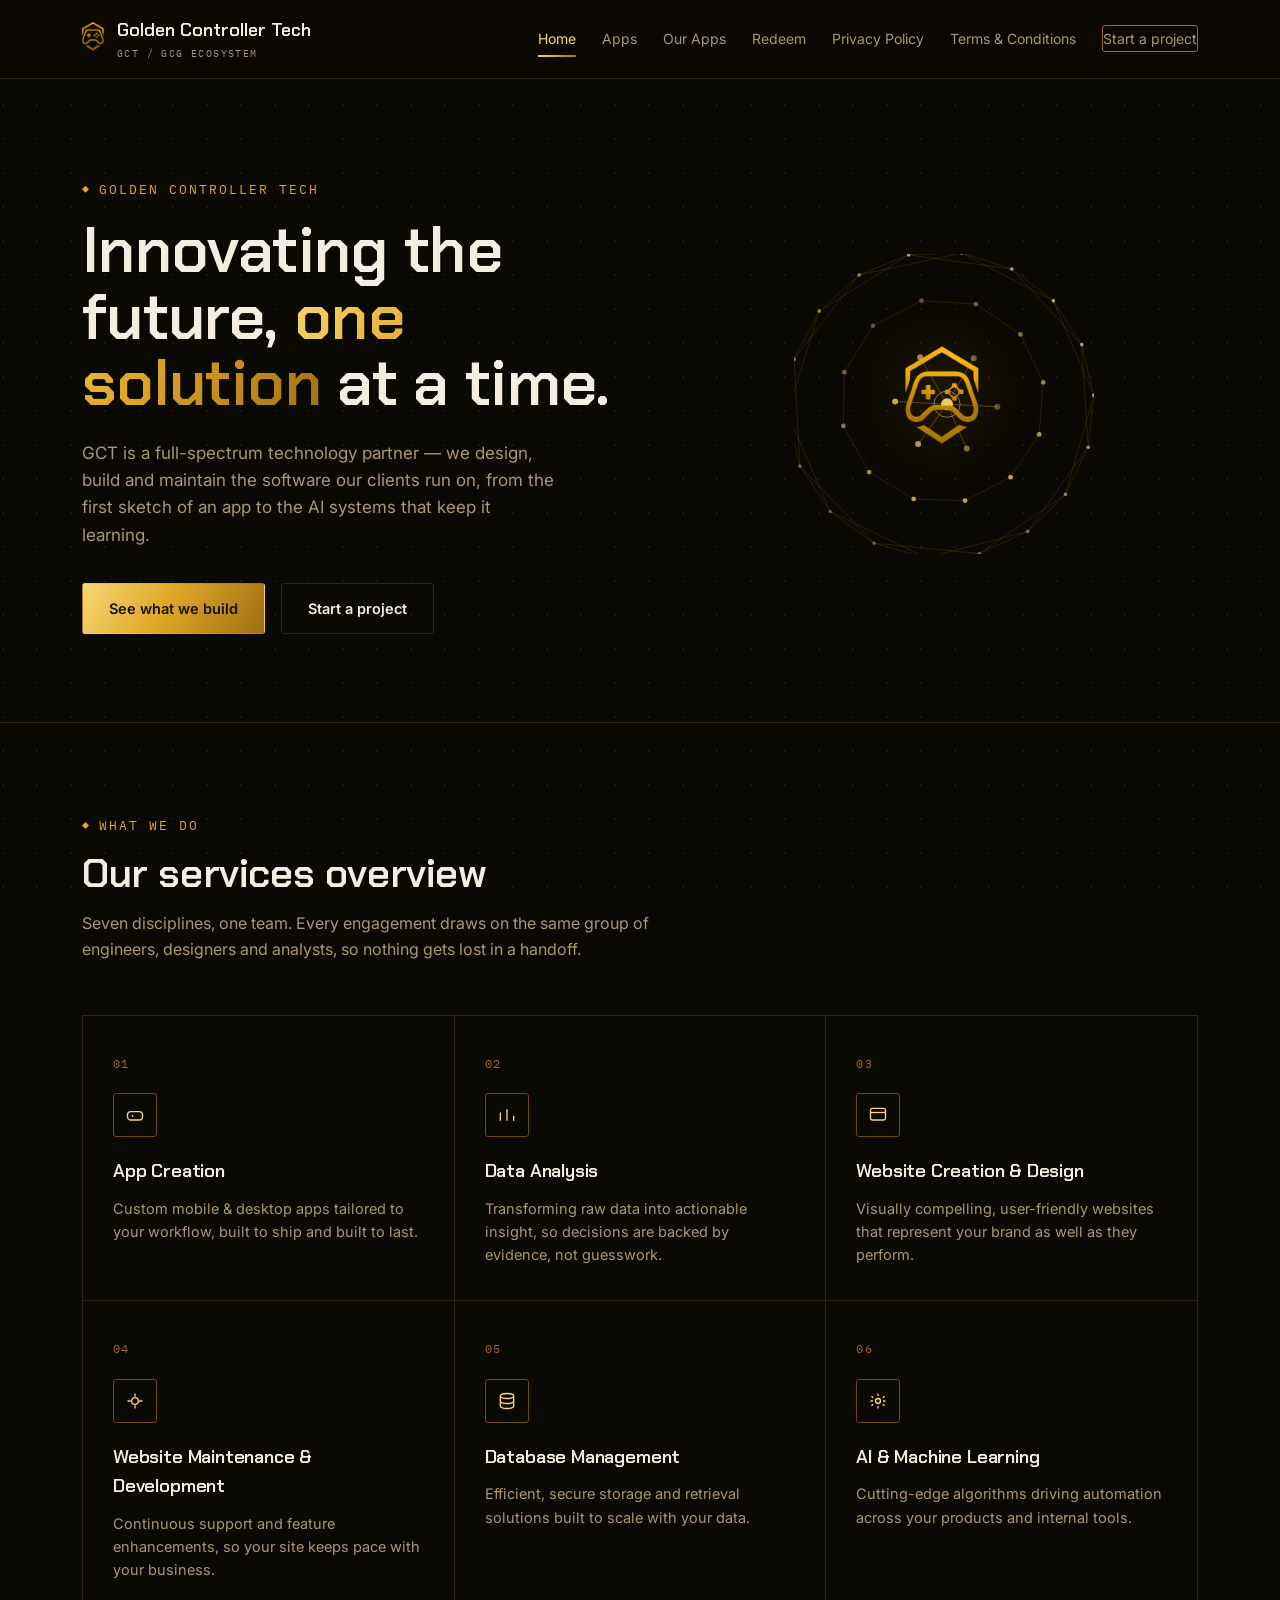
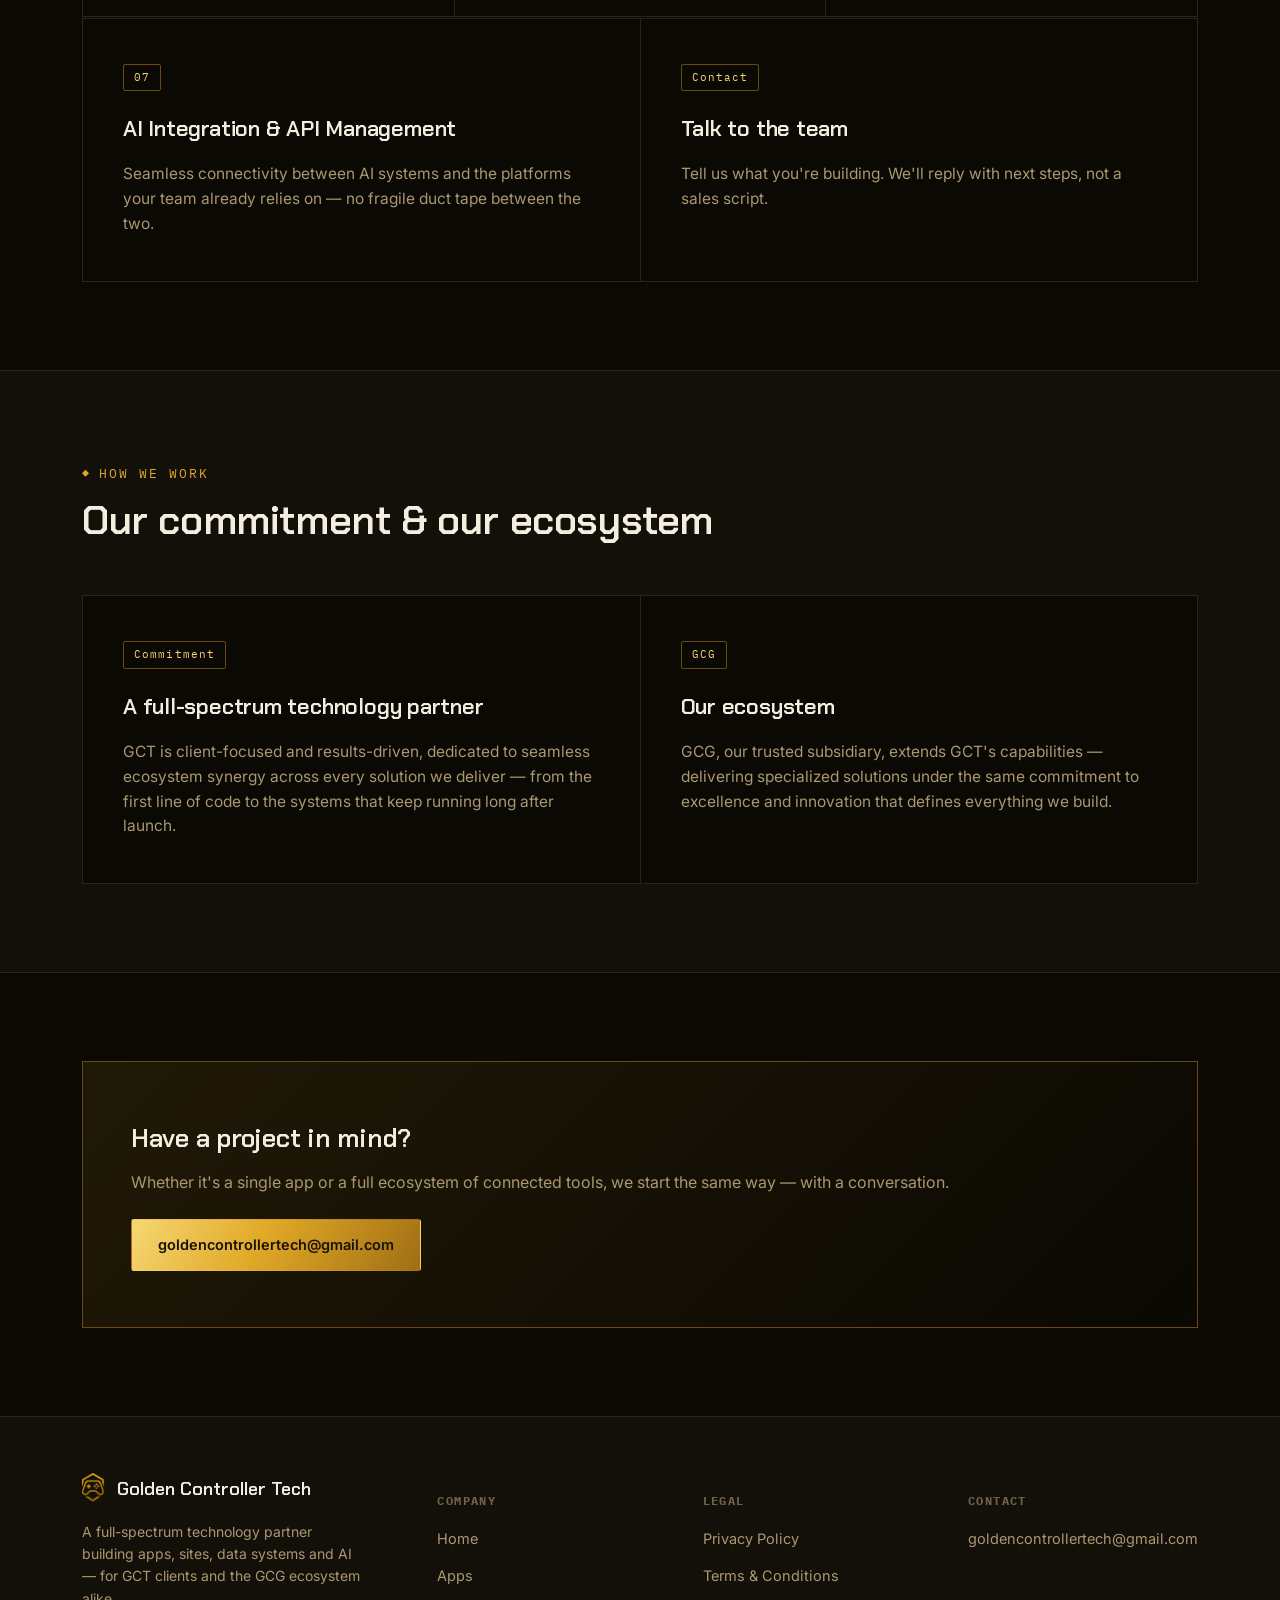
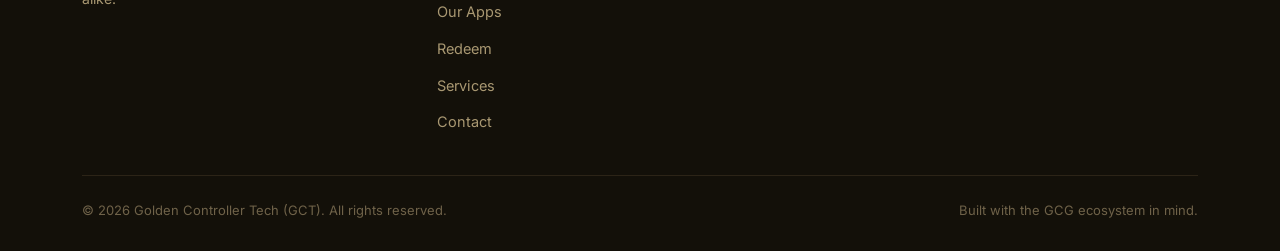
<file: index.html>
<!DOCTYPE html>
<html lang="en">
<head>
<meta charset="UTF-8">
<meta name="viewport" content="width=device-width, initial-scale=1.0">
<title>Golden Controller Tech — Innovating the Future, One Solution at a Time</title>
<meta name="description" content="Golden Controller Tech (GCT) is a full-spectrum technology partner building apps, websites, data systems and AI solutions.">
<link rel="icon" href="assets/mark.png">
<link rel="preconnect" href="https://fonts.googleapis.com">
<link href="https://fonts.googleapis.com/css2?family=Chakra+Petch:wght@500;600;700&family=Inter:wght@400;500;600;700&family=IBM+Plex+Mono:wght@400;500&display=swap" rel="stylesheet">
<link rel="stylesheet" href="style.css">
</head>
<body>

<header class="site-header">
  <nav class="nav">
    <a href="index.html" class="brand">
      <img src="assets/mark.png" alt="GCT mark">
      <span>Golden Controller Tech<span class="brand-sub">GCT / GCG ECOSYSTEM</span></span>
    </a>
    <button class="nav-toggle" aria-label="Toggle menu" aria-expanded="false">☰</button>
    <ul class="nav-links">
      <li><a href="index.html" class="active">Home</a></li>
      <li><a href="apps.html">Apps</a></li>
      <li><a href="our-apps.html">Our Apps</a></li>
          <li><a href="redeem.html">Redeem</a></li>
      <li><a href="privacy.html">Privacy Policy</a></li>
      <li><a href="terms.html">Terms &amp; Conditions</a></li>
      <li><a href="#contact" class="nav-cta">Start a project</a></li>
    </ul>
  </nav>
</header>

<main>

  <!-- HERO -->
  <section class="hero">
    <div class="container hero-grid">
      <div class="hero-copy">
        <span class="eyebrow">Golden Controller Tech</span>
        <h1>Innovating the future, <em>one solution</em> at a time.</h1>
        <p>GCT is a full-spectrum technology partner — we design, build and maintain the software our clients run on, from the first sketch of an app to the AI systems that keep it learning.</p>
        <div class="hero-actions">
          <a href="apps.html" class="btn btn-primary">See what we build</a>
          <a href="#contact" class="btn btn-ghost">Start a project</a>
        </div>
      </div>
      <div class="hero-stage" aria-hidden="true">
        <canvas id="lattice"></canvas>
        <img src="assets/mark.png" alt="" class="stage-mark">
      </div>
    </div>
  </section>

  <!-- SERVICES -->
  <section class="section" id="services">
    <div class="container">
      <div class="section-head reveal">
        <span class="eyebrow">What we do</span>
        <h2>Our services overview</h2>
        <p>Seven disciplines, one team. Every engagement draws on the same group of engineers, designers and analysts, so nothing gets lost in a handoff.</p>
      </div>

      <div class="card-grid reveal">
        <div class="card">
          <span class="card-index">01</span>
          <div class="card-icon">
            <svg width="20" height="20" viewBox="0 0 24 24" fill="none" stroke="currentColor" stroke-width="1.6"><rect x="3" y="8" width="18" height="10" rx="4"/><path d="M8 13h2M9 12v2M15 13h.01M17.5 11.5h.01"/></svg>
          </div>
          <h3>App Creation</h3>
          <p>Custom mobile &amp; desktop apps tailored to your workflow, built to ship and built to last.</p>
        </div>
        <div class="card">
          <span class="card-index">02</span>
          <div class="card-icon">
            <svg width="20" height="20" viewBox="0 0 24 24" fill="none" stroke="currentColor" stroke-width="1.6"><path d="M4 19V9M12 19V5M20 19v-6"/></svg>
          </div>
          <h3>Data Analysis</h3>
          <p>Transforming raw data into actionable insight, so decisions are backed by evidence, not guesswork.</p>
        </div>
        <div class="card">
          <span class="card-index">03</span>
          <div class="card-icon">
            <svg width="20" height="20" viewBox="0 0 24 24" fill="none" stroke="currentColor" stroke-width="1.6"><rect x="3" y="4" width="18" height="14" rx="2"/><path d="M3 9h18"/></svg>
          </div>
          <h3>Website Creation &amp; Design</h3>
          <p>Visually compelling, user-friendly websites that represent your brand as well as they perform.</p>
        </div>
        <div class="card">
          <span class="card-index">04</span>
          <div class="card-icon">
            <svg width="20" height="20" viewBox="0 0 24 24" fill="none" stroke="currentColor" stroke-width="1.6"><path d="M12 3v4M12 17v4M3 12h4M17 12h4"/><circle cx="12" cy="12" r="4"/></svg>
          </div>
          <h3>Website Maintenance &amp; Development</h3>
          <p>Continuous support and feature enhancements, so your site keeps pace with your business.</p>
        </div>
        <div class="card">
          <span class="card-index">05</span>
          <div class="card-icon">
            <svg width="20" height="20" viewBox="0 0 24 24" fill="none" stroke="currentColor" stroke-width="1.6"><ellipse cx="12" cy="6" rx="8" ry="3"/><path d="M4 6v6c0 1.7 3.6 3 8 3s8-1.3 8-3V6M4 12v6c0 1.7 3.6 3 8 3s8-1.3 8-3v-6"/></svg>
          </div>
          <h3>Database Management</h3>
          <p>Efficient, secure storage and retrieval solutions built to scale with your data.</p>
        </div>
        <div class="card">
          <span class="card-index">06</span>
          <div class="card-icon">
            <svg width="20" height="20" viewBox="0 0 24 24" fill="none" stroke="currentColor" stroke-width="1.6"><circle cx="12" cy="12" r="3"/><path d="M12 3v3M12 18v3M4.2 6.2l2 2M17.8 15.8l2 2M3 12h3M18 12h3M4.2 17.8l2-2M17.8 8.2l2-2"/></svg>
          </div>
          <h3>AI &amp; Machine Learning</h3>
          <p>Cutting-edge algorithms driving automation across your products and internal tools.</p>
        </div>
      </div>

      <div class="split reveal" style="margin-top:1px;">
        <div class="split-panel">
          <span class="tag">07</span>
          <h3>AI Integration &amp; API Management</h3>
          <p>Seamless connectivity between AI systems and the platforms your team already relies on — no fragile duct tape between the two.</p>
        </div>
        <div class="split-panel">
          <span class="tag">Contact</span>
          <h3>Talk to the team</h3>
          <p>Tell us what you're building. We'll reply with next steps, not a sales script.</p>
        </div>
      </div>
    </div>
  </section>

  <!-- ECOSYSTEM -->
  <section class="section section-alt" id="ecosystem">
    <div class="container">
      <div class="section-head reveal">
        <span class="eyebrow">How we work</span>
        <h2>Our commitment &amp; our ecosystem</h2>
      </div>
      <div class="split reveal">
        <div class="split-panel">
          <span class="tag">Commitment</span>
          <h3>A full-spectrum technology partner</h3>
          <p>GCT is client-focused and results-driven, dedicated to seamless ecosystem synergy across every solution we deliver — from the first line of code to the systems that keep running long after launch.</p>
        </div>
        <div class="split-panel">
          <span class="tag">GCG</span>
          <h3>Our ecosystem</h3>
          <p>GCG, our trusted subsidiary, extends GCT's capabilities — delivering specialized solutions under the same commitment to excellence and innovation that defines everything we build.</p>
        </div>
      </div>
    </div>
  </section>

  <!-- CTA -->
  <section class="section" id="contact">
    <div class="container">
      <div class="cta-banner reveal">
        <div>
          <h3>Have a project in mind?</h3>
          <p>Whether it's a single app or a full ecosystem of connected tools, we start the same way — with a conversation.</p>
        </div>
        <a href="mailto:goldencontrollertech@gmail.com" class="btn btn-primary">goldencontrollertech@gmail.com</a>
      </div>
    </div>
  </section>

</main>

<footer class="site-footer">
  <div class="container">
    <div class="footer-top">
      <div class="footer-brand">
        <a href="index.html" class="brand"><img src="assets/mark.png" alt="GCT mark"><span>Golden Controller Tech</span></a>
        <p>A full-spectrum technology partner building apps, sites, data systems and AI — for GCT clients and the GCG ecosystem alike.</p>
      </div>
      <div class="footer-col">
        <h5>Company</h5>
        <ul>
          <li><a href="index.html">Home</a></li>
          <li><a href="apps.html">Apps</a></li>
      <li><a href="our-apps.html">Our Apps</a></li>
          <li><a href="redeem.html">Redeem</a></li>
          <li><a href="index.html#services">Services</a></li>
          <li><a href="index.html#contact">Contact</a></li>
        </ul>
      </div>
      <div class="footer-col">
        <h5>Legal</h5>
        <ul>
          <li><a href="privacy.html">Privacy Policy</a></li>
          <li><a href="terms.html">Terms &amp; Conditions</a></li>
        </ul>
      </div>
      <div class="footer-col">
        <h5>Contact</h5>
        <ul>
          <li><a href="mailto:goldencontrollertech@gmail.com">goldencontrollertech@gmail.com</a></li>
        </ul>
      </div>
    </div>
    <div class="footer-bottom">
      <p>© 2026 Golden Controller Tech (GCT). All rights reserved.</p>
      <p>Built with the GCG ecosystem in mind.</p>
    </div>
  </div>
</footer>

<script src="script.js"></script>
</body>
</html>
</file>
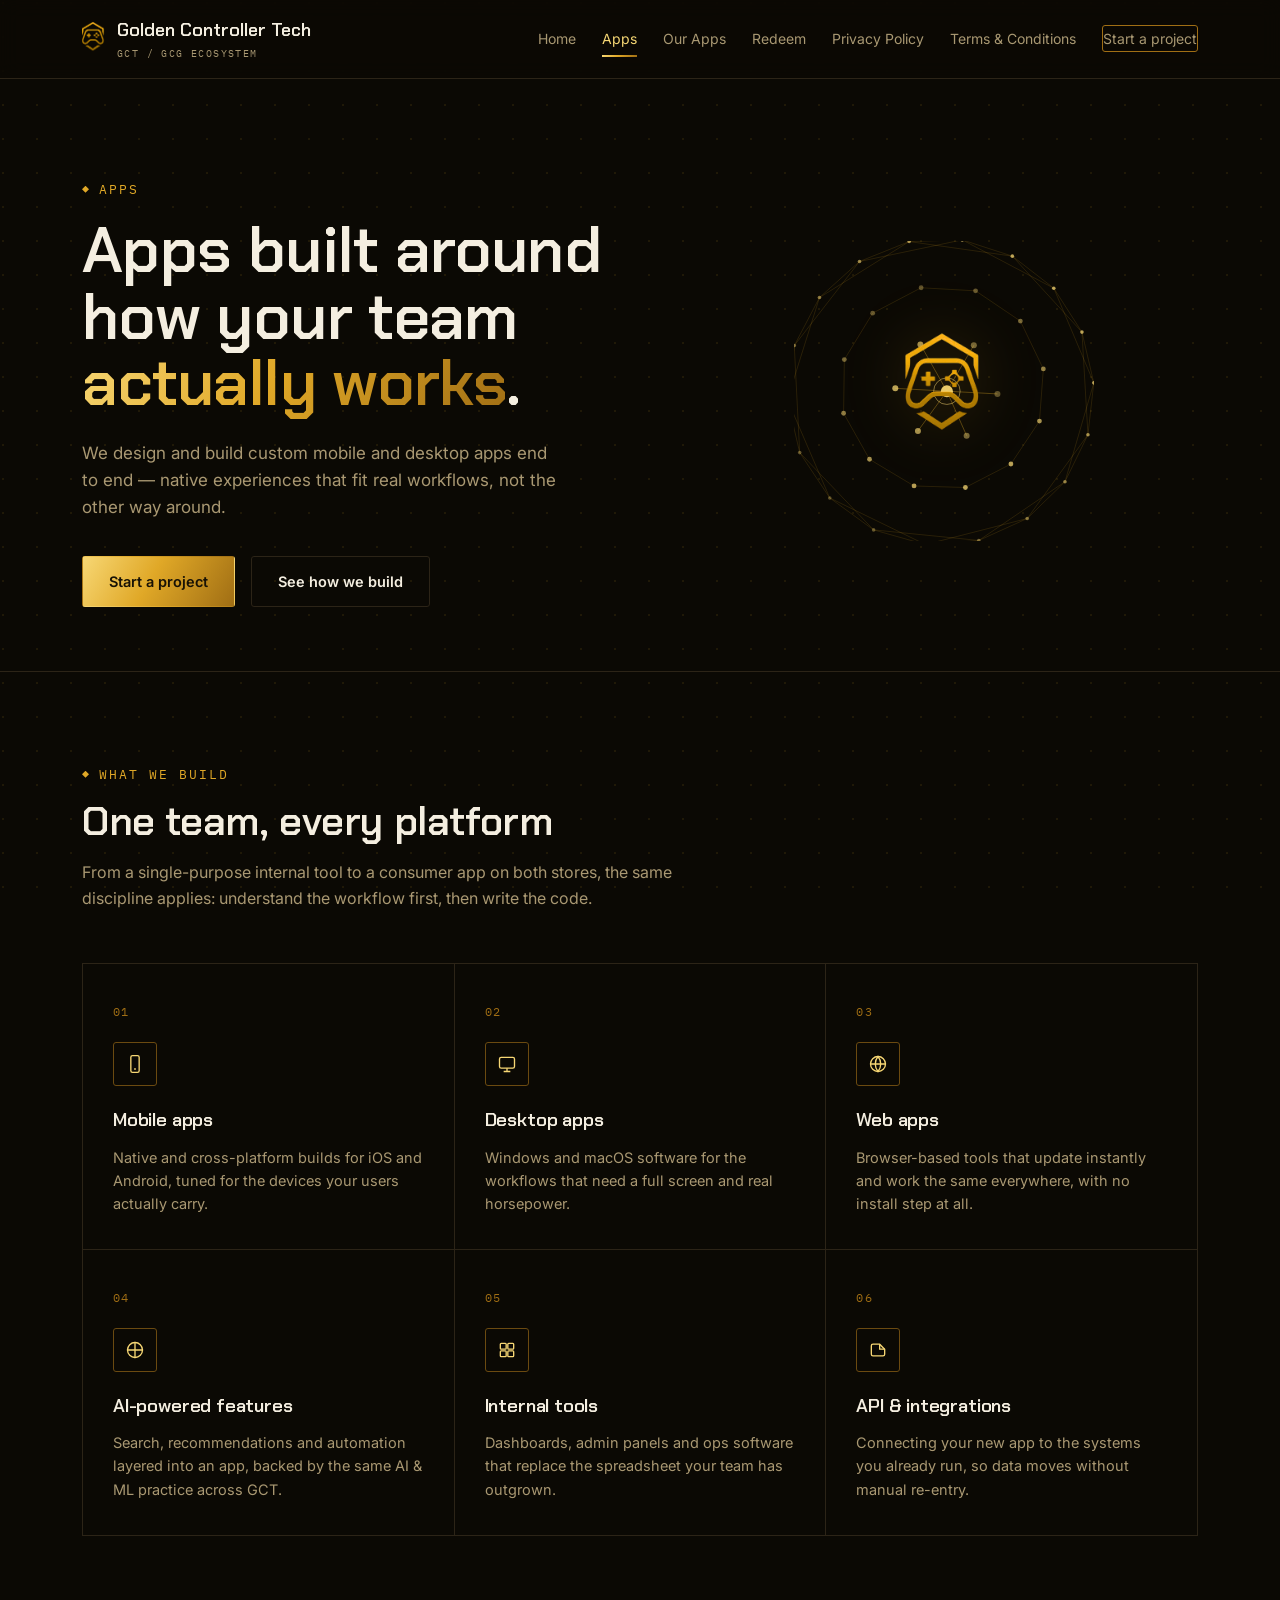
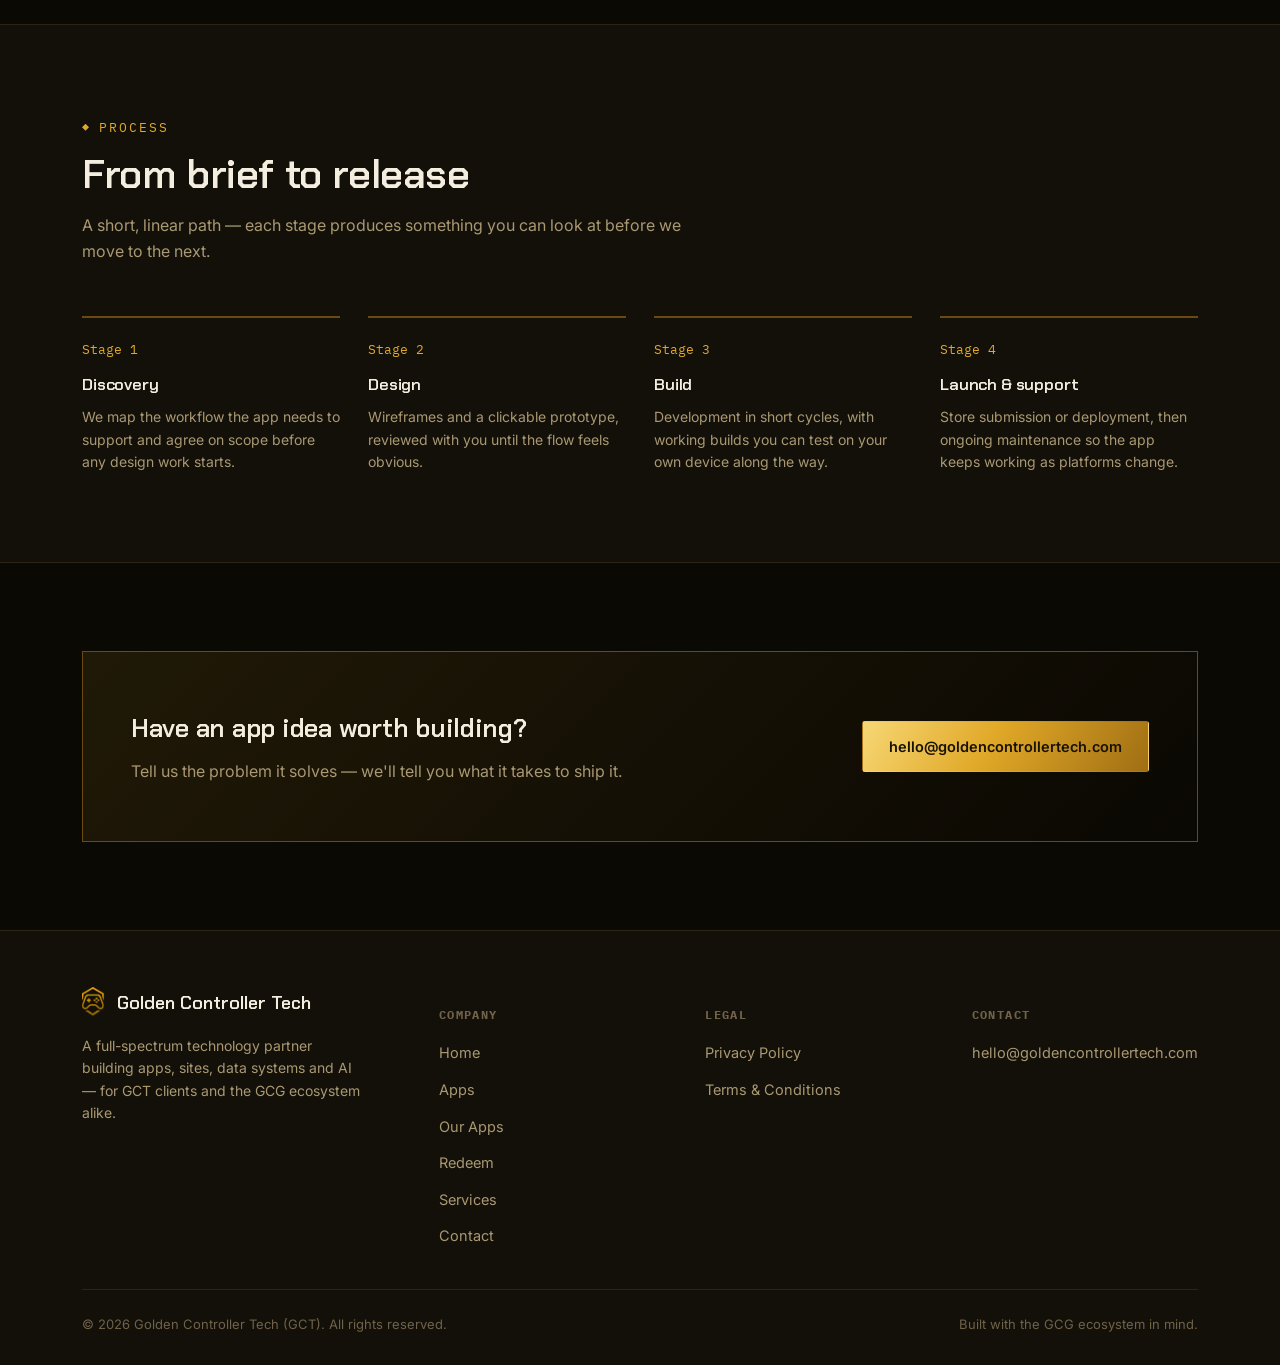
<file: apps.html>
<!DOCTYPE html>
<html lang="en">
<head>
<meta charset="UTF-8">
<meta name="viewport" content="width=device-width, initial-scale=1.0">
<title>Apps — Golden Controller Tech</title>
<meta name="description" content="Custom mobile and desktop apps from Golden Controller Tech, built around how your team actually works.">
<link rel="icon" href="assets/mark.png">
<link rel="preconnect" href="https://fonts.googleapis.com">
<link href="https://fonts.googleapis.com/css2?family=Chakra+Petch:wght@500;600;700&family=Inter:wght@400;500;600;700&family=IBM+Plex+Mono:wght@400;500&display=swap" rel="stylesheet">
<link rel="stylesheet" href="style.css">
</head>
<body>

<header class="site-header">
  <nav class="nav">
    <a href="index.html" class="brand">
      <img src="assets/mark.png" alt="GCT mark">
      <span>Golden Controller Tech<span class="brand-sub">GCT / GCG ECOSYSTEM</span></span>
    </a>
    <button class="nav-toggle" aria-label="Toggle menu" aria-expanded="false">☰</button>
    <ul class="nav-links">
      <li><a href="index.html">Home</a></li>
      <li><a href="apps.html" class="active">Apps</a></li>
      <li><a href="our-apps.html">Our Apps</a></li>
          <li><a href="redeem.html">Redeem</a></li>
      <li><a href="privacy.html">Privacy Policy</a></li>
      <li><a href="terms.html">Terms &amp; Conditions</a></li>
      <li><a href="index.html#contact" class="nav-cta">Start a project</a></li>
    </ul>
  </nav>
</header>

<main>

  <section class="hero" style="padding-bottom:64px;">
    <div class="container hero-grid">
      <div class="hero-copy">
        <span class="eyebrow">Apps</span>
        <h1>Apps built around how your team <em>actually works</em>.</h1>
        <p>We design and build custom mobile and desktop apps end to end — native experiences that fit real workflows, not the other way around.</p>
        <div class="hero-actions">
          <a href="index.html#contact" class="btn btn-primary">Start a project</a>
          <a href="#process" class="btn btn-ghost">See how we build</a>
        </div>
      </div>
      <div class="hero-stage" aria-hidden="true">
        <canvas id="lattice"></canvas>
        <img src="assets/mark.png" alt="" class="stage-mark">
      </div>
    </div>
  </section>

  <!-- WHAT WE BUILD -->
  <section class="section" id="what-we-build">
    <div class="container">
      <div class="section-head reveal">
        <span class="eyebrow">What we build</span>
        <h2>One team, every platform</h2>
        <p>From a single-purpose internal tool to a consumer app on both stores, the same discipline applies: understand the workflow first, then write the code.</p>
      </div>
      <div class="card-grid reveal">
        <div class="card">
          <span class="card-index">01</span>
          <div class="card-icon">
            <svg width="20" height="20" viewBox="0 0 24 24" fill="none" stroke="currentColor" stroke-width="1.6"><rect x="7" y="2" width="10" height="20" rx="2"/><path d="M11 18h2"/></svg>
          </div>
          <h3>Mobile apps</h3>
          <p>Native and cross-platform builds for iOS and Android, tuned for the devices your users actually carry.</p>
        </div>
        <div class="card">
          <span class="card-index">02</span>
          <div class="card-icon">
            <svg width="20" height="20" viewBox="0 0 24 24" fill="none" stroke="currentColor" stroke-width="1.6"><rect x="3" y="4" width="18" height="13" rx="2"/><path d="M8 21h8M12 17v4"/></svg>
          </div>
          <h3>Desktop apps</h3>
          <p>Windows and macOS software for the workflows that need a full screen and real horsepower.</p>
        </div>
        <div class="card">
          <span class="card-index">03</span>
          <div class="card-icon">
            <svg width="20" height="20" viewBox="0 0 24 24" fill="none" stroke="currentColor" stroke-width="1.6"><circle cx="12" cy="12" r="9"/><path d="M3 12h18M12 3a14 14 0 010 18a14 14 0 010-18z"/></svg>
          </div>
          <h3>Web apps</h3>
          <p>Browser-based tools that update instantly and work the same everywhere, with no install step at all.</p>
        </div>
        <div class="card">
          <span class="card-index">04</span>
          <div class="card-icon">
            <svg width="20" height="20" viewBox="0 0 24 24" fill="none" stroke="currentColor" stroke-width="1.6"><path d="M12 3v18M3 12h18" stroke-linecap="round"/><circle cx="12" cy="12" r="9"/></svg>
          </div>
          <h3>AI-powered features</h3>
          <p>Search, recommendations and automation layered into an app, backed by the same AI &amp; ML practice across GCT.</p>
        </div>
        <div class="card">
          <span class="card-index">05</span>
          <div class="card-icon">
            <svg width="20" height="20" viewBox="0 0 24 24" fill="none" stroke="currentColor" stroke-width="1.6"><rect x="4" y="4" width="7" height="7" rx="1"/><rect x="13" y="4" width="7" height="7" rx="1"/><rect x="4" y="13" width="7" height="7" rx="1"/><rect x="13" y="13" width="7" height="7" rx="1"/></svg>
          </div>
          <h3>Internal tools</h3>
          <p>Dashboards, admin panels and ops software that replace the spreadsheet your team has outgrown.</p>
        </div>
        <div class="card">
          <span class="card-index">06</span>
          <div class="card-icon">
            <svg width="20" height="20" viewBox="0 0 24 24" fill="none" stroke="currentColor" stroke-width="1.6"><path d="M4 17V7a2 2 0 012-2h8l6 6v6a2 2 0 01-2 2H6a2 2 0 01-2-2z"/><path d="M14 5v6h6"/></svg>
          </div>
          <h3>API &amp; integrations</h3>
          <p>Connecting your new app to the systems you already run, so data moves without manual re-entry.</p>
        </div>
      </div>
    </div>
  </section>

  <!-- PROCESS -->
  <section class="section section-alt" id="process">
    <div class="container">
      <div class="section-head reveal">
        <span class="eyebrow">Process</span>
        <h2>From brief to release</h2>
        <p>A short, linear path — each stage produces something you can look at before we move to the next.</p>
      </div>
      <div class="steps reveal">
        <div class="step">
          <span class="step-num">Stage 1</span>
          <h4>Discovery</h4>
          <p>We map the workflow the app needs to support and agree on scope before any design work starts.</p>
        </div>
        <div class="step">
          <span class="step-num">Stage 2</span>
          <h4>Design</h4>
          <p>Wireframes and a clickable prototype, reviewed with you until the flow feels obvious.</p>
        </div>
        <div class="step">
          <span class="step-num">Stage 3</span>
          <h4>Build</h4>
          <p>Development in short cycles, with working builds you can test on your own device along the way.</p>
        </div>
        <div class="step">
          <span class="step-num">Stage 4</span>
          <h4>Launch &amp; support</h4>
          <p>Store submission or deployment, then ongoing maintenance so the app keeps working as platforms change.</p>
        </div>
      </div>
    </div>
  </section>

  <!-- CTA -->
  <section class="section">
    <div class="container">
      <div class="cta-banner reveal">
        <div>
          <h3>Have an app idea worth building?</h3>
          <p>Tell us the problem it solves — we'll tell you what it takes to ship it.</p>
        </div>
        <a href="mailto:hello@goldencontrollertech.com" class="btn btn-primary">hello@goldencontrollertech.com</a>
      </div>
    </div>
  </section>

</main>

<footer class="site-footer">
  <div class="container">
    <div class="footer-top">
      <div class="footer-brand">
        <a href="index.html" class="brand"><img src="assets/mark.png" alt="GCT mark"><span>Golden Controller Tech</span></a>
        <p>A full-spectrum technology partner building apps, sites, data systems and AI — for GCT clients and the GCG ecosystem alike.</p>
      </div>
      <div class="footer-col">
        <h5>Company</h5>
        <ul>
          <li><a href="index.html">Home</a></li>
          <li><a href="apps.html">Apps</a></li>
      <li><a href="our-apps.html">Our Apps</a></li>
          <li><a href="redeem.html">Redeem</a></li>
          <li><a href="index.html#services">Services</a></li>
          <li><a href="index.html#contact">Contact</a></li>
        </ul>
      </div>
      <div class="footer-col">
        <h5>Legal</h5>
        <ul>
          <li><a href="privacy.html">Privacy Policy</a></li>
          <li><a href="terms.html">Terms &amp; Conditions</a></li>
        </ul>
      </div>
      <div class="footer-col">
        <h5>Contact</h5>
        <ul>
          <li><a href="mailto:hello@goldencontrollertech.com">hello@goldencontrollertech.com</a></li>
        </ul>
      </div>
    </div>
    <div class="footer-bottom">
      <p>© 2026 Golden Controller Tech (GCT). All rights reserved.</p>
      <p>Built with the GCG ecosystem in mind.</p>
    </div>
  </div>
</footer>

<script src="script.js"></script>
</body>
</html>
</file>
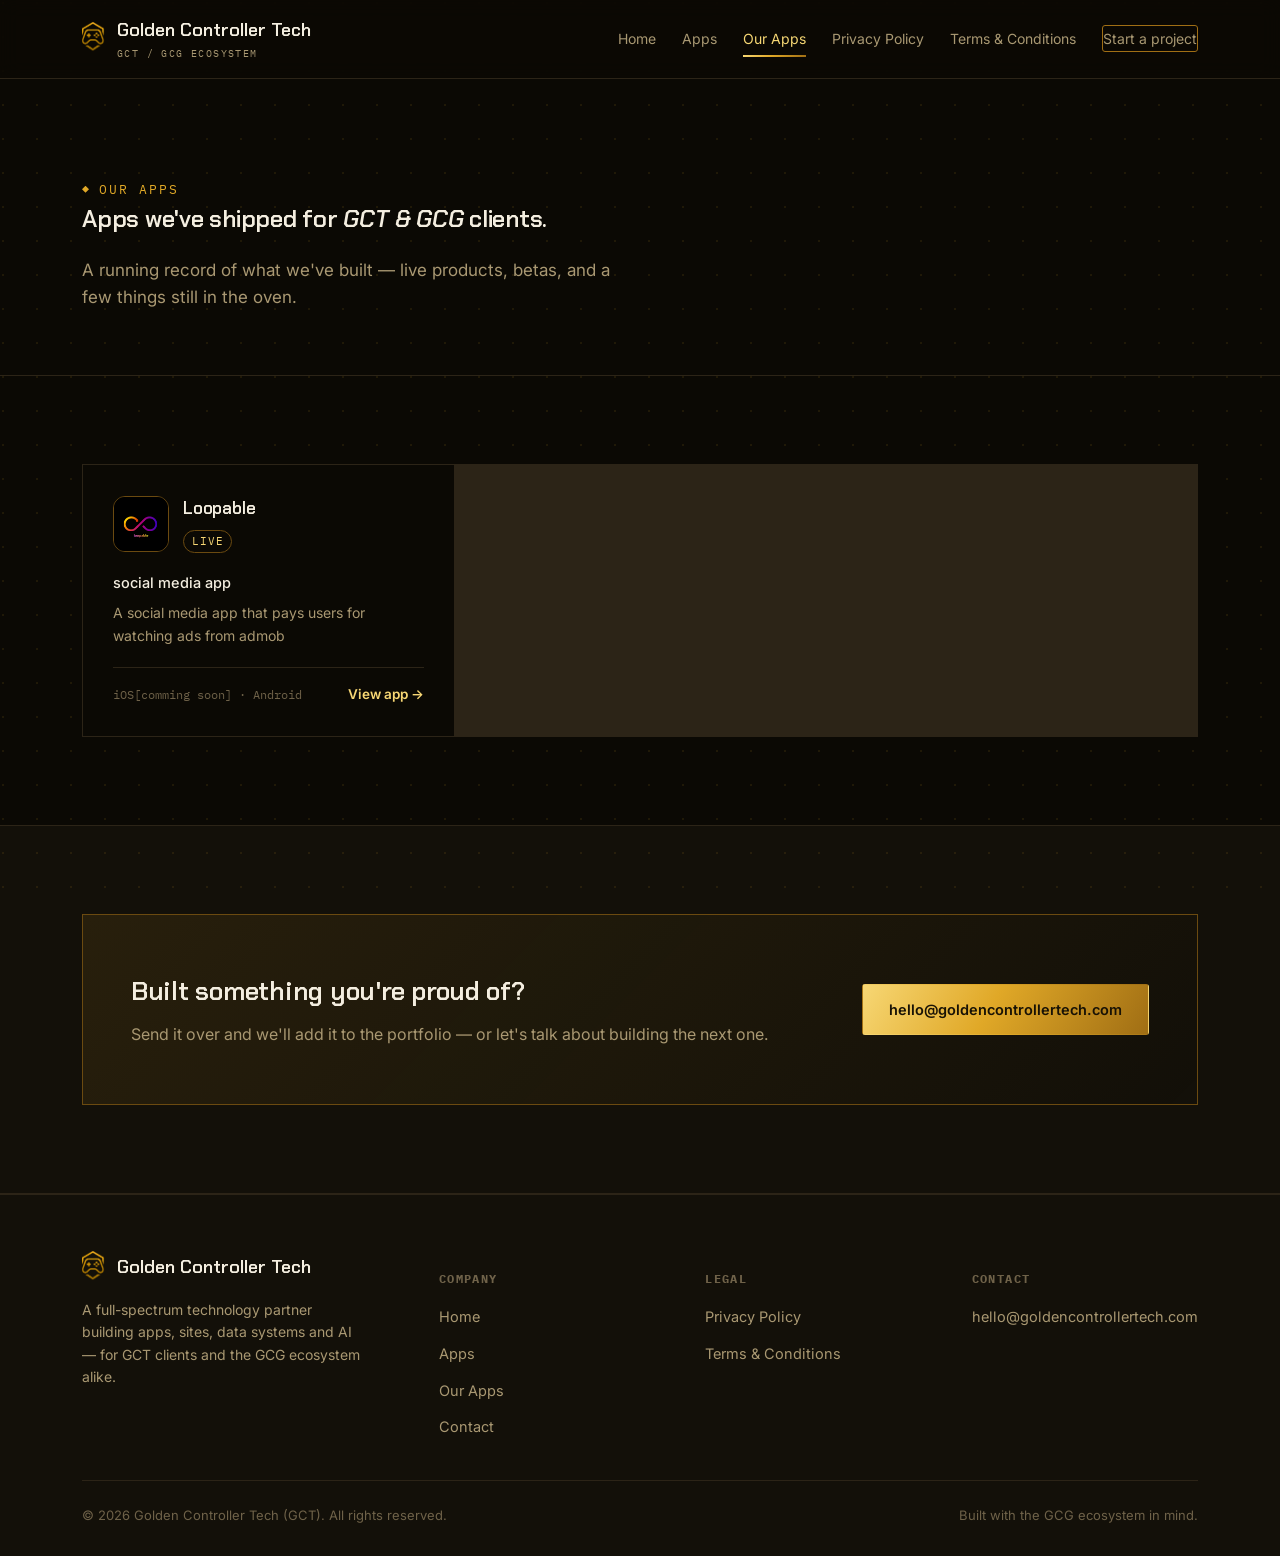
<file: our-apps.html>
<!DOCTYPE html>
<html lang="en">
<head>
<meta charset="UTF-8">
<meta name="viewport" content="width=device-width, initial-scale=1.0">
<title>Our Apps — Golden Controller Tech</title>
<meta name="description" content="Apps built by Golden Controller Tech and the GCG ecosystem.">
<link rel="icon" href="assets/mark.png">
<link rel="preconnect" href="https://fonts.googleapis.com">
<link href="https://fonts.googleapis.com/css2?family=Chakra+Petch:wght@500;600;700&family=Inter:wght@400;500;600;700&family=IBM+Plex+Mono:wght@400;500&display=swap" rel="stylesheet">
<link rel="stylesheet" href="style.css">
</head>
<body>

<header class="site-header">
  <nav class="nav">
    <a href="index.html" class="brand">
      <img src="assets/mark.png" alt="GCT mark">
      <span>Golden Controller Tech<span class="brand-sub">GCT / GCG ECOSYSTEM</span></span>
    </a>
    <button class="nav-toggle" aria-label="Toggle menu" aria-expanded="false">☰</button>
    <ul class="nav-links">
      <li><a href="index.html">Home</a></li>
      <li><a href="apps.html">Apps</a></li>
      <li><a href="our-apps.html" class="active">Our Apps</a></li>
      <li><a href="privacy.html">Privacy Policy</a></li>
      <li><a href="terms.html">Terms &amp; Conditions</a></li>
      <li><a href="index.html#contact" class="nav-cta">Start a project</a></li>
    </ul>
  </nav>
</header>

<main>

  <section class="hero" style="padding-bottom:64px;">
    <div class="container">
      <span class="eyebrow">Our Apps</span>
      <h1 style="max-width:720px;">Apps we've shipped for <em>GCT &amp; GCG</em> clients.</h1>
      <p style="color:var(--muted); font-size:17px; max-width:560px; margin-top:18px;">A running record of what we've built — live products, betas, and a few things still in the oven.</p>
    </div>
  </section>

  <section class="section" id="portfolio">
    <div class="container">
      <div class="apps-portfolio-grid" id="apps-portfolio-grid">
        <!-- Rendered from apps-data.js by script.js — edit apps-data.js to add your own apps. -->
      </div>
    </div>
  </section>

  <section class="section section-alt">
    <div class="container">
      <div class="cta-banner reveal">
        <div>
          <h3>Built something you're proud of?</h3>
          <p>Send it over and we'll add it to the portfolio — or let's talk about building the next one.</p>
        </div>
        <a href="mailto:hello@goldencontrollertech.com" class="btn btn-primary">hello@goldencontrollertech.com</a>
      </div>
    </div>
  </section>

</main>

<footer class="site-footer">
  <div class="container">
    <div class="footer-top">
      <div class="footer-brand">
        <a href="index.html" class="brand"><img src="assets/mark.png" alt="GCT mark"><span>Golden Controller Tech</span></a>
        <p>A full-spectrum technology partner building apps, sites, data systems and AI — for GCT clients and the GCG ecosystem alike.</p>
      </div>
      <div class="footer-col">
        <h5>Company</h5>
        <ul>
          <li><a href="index.html">Home</a></li>
          <li><a href="apps.html">Apps</a></li>
          <li><a href="our-apps.html">Our Apps</a></li>
          <li><a href="index.html#contact">Contact</a></li>
        </ul>
      </div>
      <div class="footer-col">
        <h5>Legal</h5>
        <ul>
          <li><a href="privacy.html">Privacy Policy</a></li>
          <li><a href="terms.html">Terms &amp; Conditions</a></li>
        </ul>
      </div>
      <div class="footer-col">
        <h5>Contact</h5>
        <ul>
          <li><a href="mailto:hello@goldencontrollertech.com">hello@goldencontrollertech.com</a></li>
        </ul>
      </div>
    </div>
    <div class="footer-bottom">
      <p>© 2026 Golden Controller Tech (GCT). All rights reserved.</p>
      <p>Built with the GCG ecosystem in mind.</p>
    </div>
  </div>
</footer>

<script src="apps-data.js"></script>
<script src="script.js"></script>
</body>
</html>
</file>
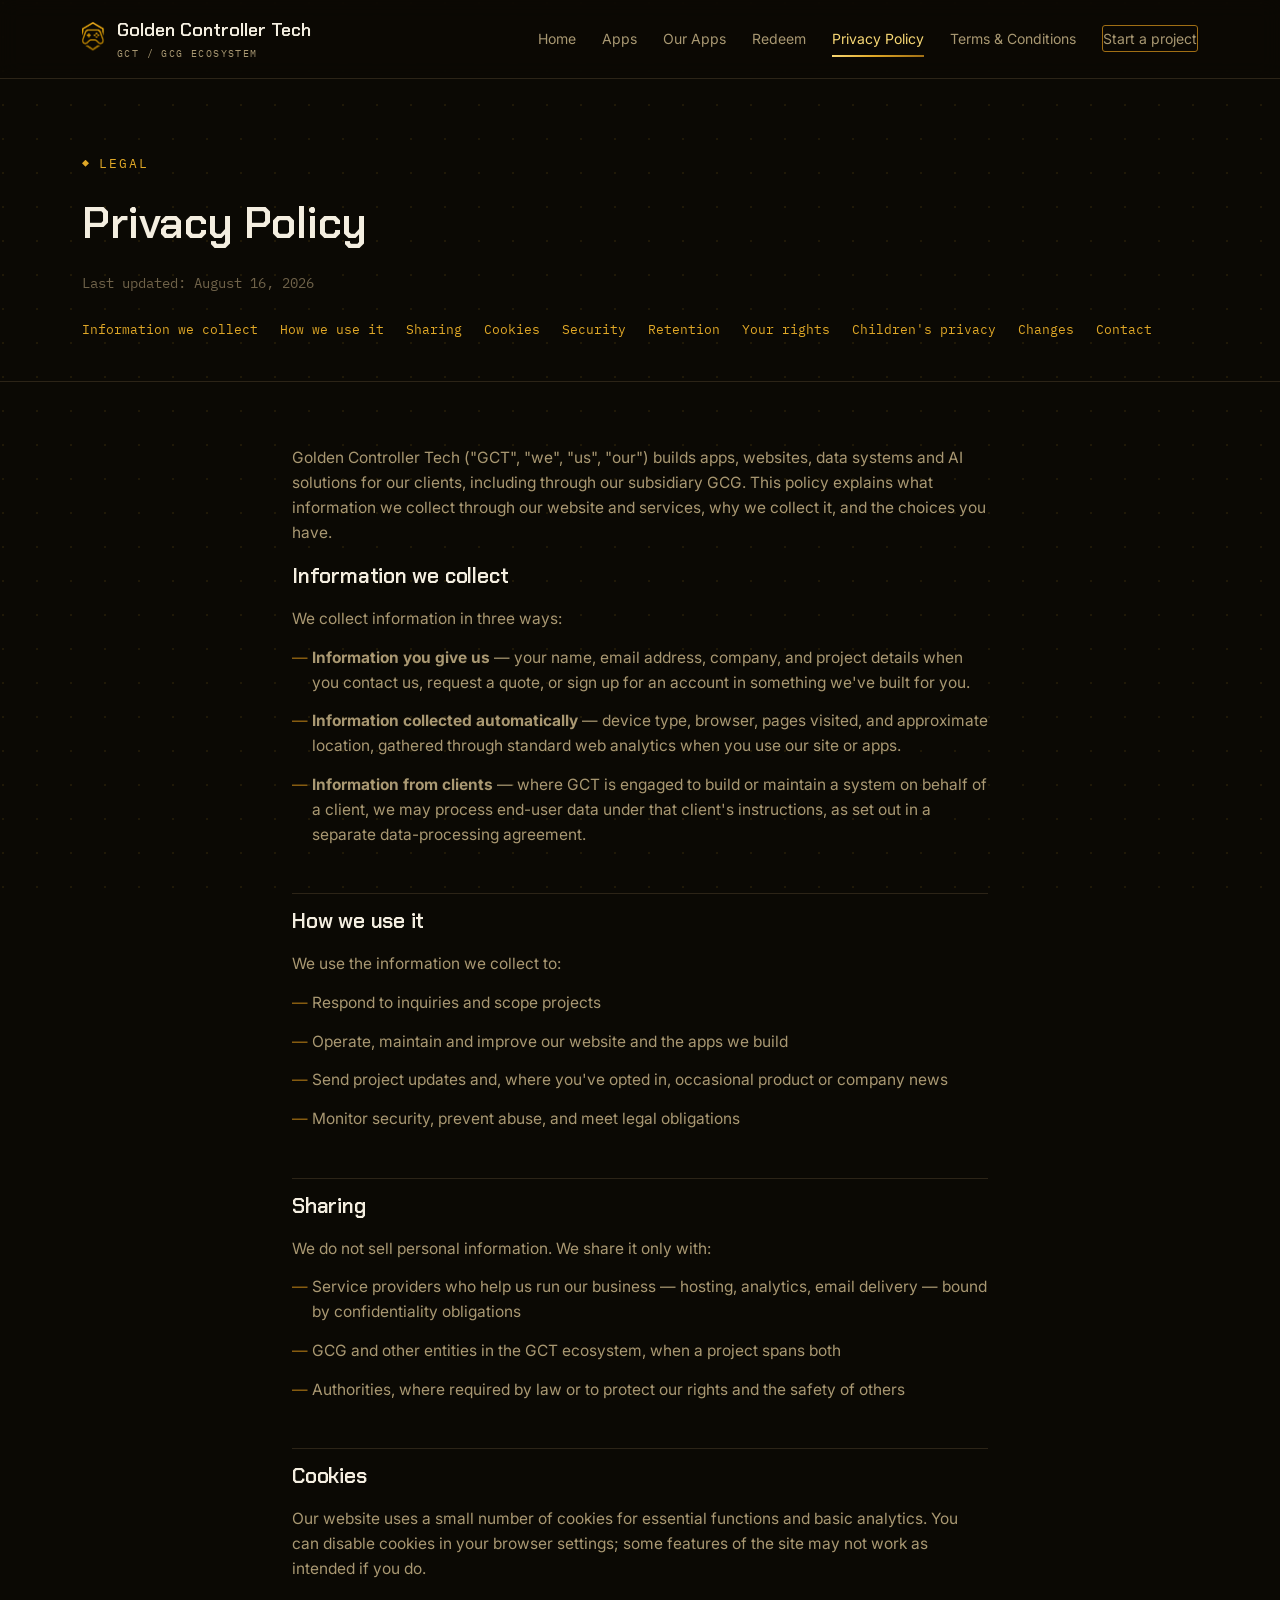
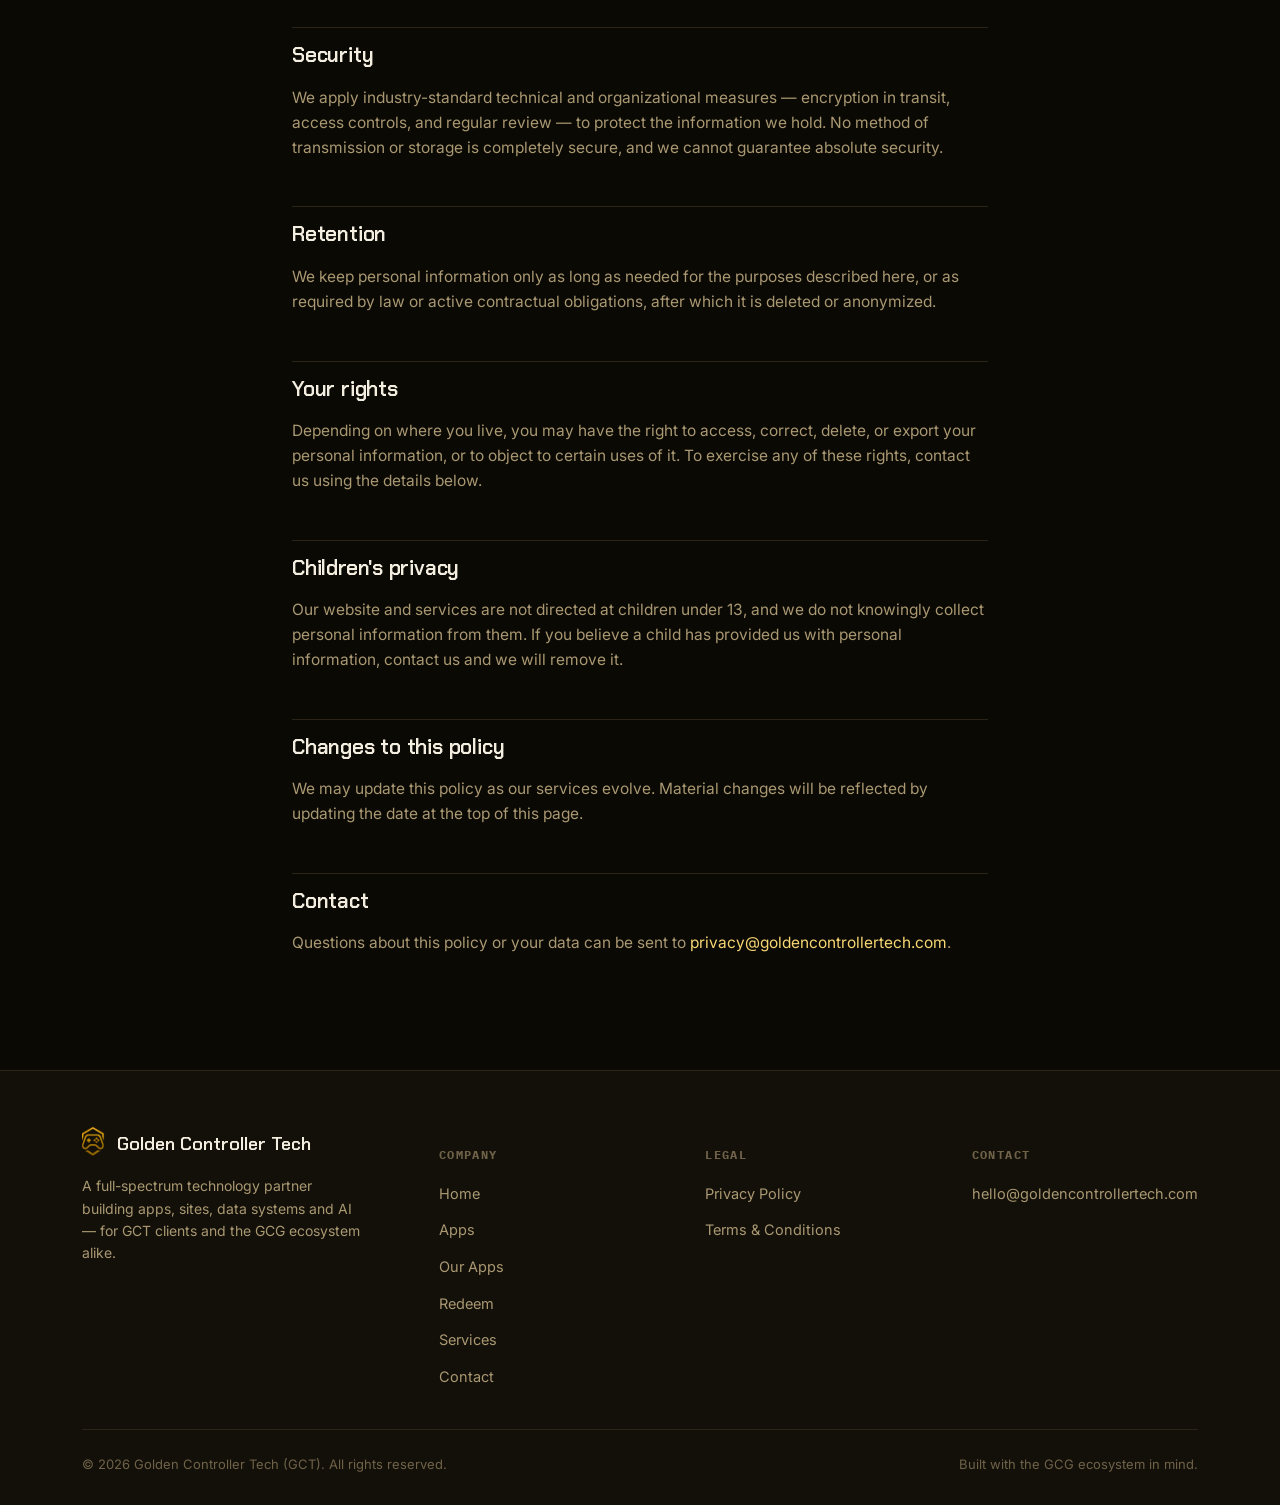
<file: privacy.html>
<!DOCTYPE html>
<html lang="en">
<head>
<meta charset="UTF-8">
<meta name="viewport" content="width=device-width, initial-scale=1.0">
<title>Privacy Policy — Golden Controller Tech</title>
<link rel="icon" href="assets/mark.png">
<link rel="preconnect" href="https://fonts.googleapis.com">
<link href="https://fonts.googleapis.com/css2?family=Chakra+Petch:wght@500;600;700&family=Inter:wght@400;500;600;700&family=IBM+Plex+Mono:wght@400;500&display=swap" rel="stylesheet">
<link rel="stylesheet" href="style.css">
</head>
<body>

<header class="site-header">
  <nav class="nav">
    <a href="index.html" class="brand">
      <img src="assets/mark.png" alt="GCT mark">
      <span>Golden Controller Tech<span class="brand-sub">GCT / GCG ECOSYSTEM</span></span>
    </a>
    <button class="nav-toggle" aria-label="Toggle menu" aria-expanded="false">☰</button>
    <ul class="nav-links">
      <li><a href="index.html">Home</a></li>
      <li><a href="apps.html">Apps</a></li>
      <li><a href="our-apps.html">Our Apps</a></li>
          <li><a href="redeem.html">Redeem</a></li>
      <li><a href="privacy.html" class="active">Privacy Policy</a></li>
      <li><a href="terms.html">Terms &amp; Conditions</a></li>
      <li><a href="index.html#contact" class="nav-cta">Start a project</a></li>
    </ul>
  </nav>
</header>

<main>
  <section class="legal-hero">
    <div class="container">
      <span class="eyebrow">Legal</span>
      <h1>Privacy Policy</h1>
      <p class="updated">Last updated: August 16, 2026</p>
      <nav class="legal-toc" aria-label="Sections">
        <a href="#info-we-collect">Information we collect</a>
        <a href="#how-we-use">How we use it</a>
        <a href="#sharing">Sharing</a>
        <a href="#cookies">Cookies</a>
        <a href="#security">Security</a>
        <a href="#retention">Retention</a>
        <a href="#rights">Your rights</a>
        <a href="#children">Children's privacy</a>
        <a href="#changes">Changes</a>
        <a href="#contact-legal">Contact</a>
      </nav>
    </div>
  </section>

  <div class="legal-body">
    <p>Golden Controller Tech ("GCT", "we", "us", "our") builds apps, websites, data systems and AI solutions for our clients, including through our subsidiary GCG. This policy explains what information we collect through our website and services, why we collect it, and the choices you have.</p>

    <h2 id="info-we-collect">Information we collect</h2>
    <p>We collect information in three ways:</p>
    <ul>
      <li><strong>Information you give us</strong> — your name, email address, company, and project details when you contact us, request a quote, or sign up for an account in something we've built for you.</li>
      <li><strong>Information collected automatically</strong> — device type, browser, pages visited, and approximate location, gathered through standard web analytics when you use our site or apps.</li>
      <li><strong>Information from clients</strong> — where GCT is engaged to build or maintain a system on behalf of a client, we may process end-user data under that client's instructions, as set out in a separate data-processing agreement.</li>
    </ul>

    <h2 id="how-we-use">How we use it</h2>
    <p>We use the information we collect to:</p>
    <ul>
      <li>Respond to inquiries and scope projects</li>
      <li>Operate, maintain and improve our website and the apps we build</li>
      <li>Send project updates and, where you've opted in, occasional product or company news</li>
      <li>Monitor security, prevent abuse, and meet legal obligations</li>
    </ul>

    <h2 id="sharing">Sharing</h2>
    <p>We do not sell personal information. We share it only with:</p>
    <ul>
      <li>Service providers who help us run our business — hosting, analytics, email delivery — bound by confidentiality obligations</li>
      <li>GCG and other entities in the GCT ecosystem, when a project spans both</li>
      <li>Authorities, where required by law or to protect our rights and the safety of others</li>
    </ul>

    <h2 id="cookies">Cookies</h2>
    <p>Our website uses a small number of cookies for essential functions and basic analytics. You can disable cookies in your browser settings; some features of the site may not work as intended if you do.</p>

    <h2 id="security">Security</h2>
    <p>We apply industry-standard technical and organizational measures — encryption in transit, access controls, and regular review — to protect the information we hold. No method of transmission or storage is completely secure, and we cannot guarantee absolute security.</p>

    <h2 id="retention">Retention</h2>
    <p>We keep personal information only as long as needed for the purposes described here, or as required by law or active contractual obligations, after which it is deleted or anonymized.</p>

    <h2 id="rights">Your rights</h2>
    <p>Depending on where you live, you may have the right to access, correct, delete, or export your personal information, or to object to certain uses of it. To exercise any of these rights, contact us using the details below.</p>

    <h2 id="children">Children's privacy</h2>
    <p>Our website and services are not directed at children under 13, and we do not knowingly collect personal information from them. If you believe a child has provided us with personal information, contact us and we will remove it.</p>

    <h2 id="changes">Changes to this policy</h2>
    <p>We may update this policy as our services evolve. Material changes will be reflected by updating the date at the top of this page.</p>

    <h2 id="contact-legal">Contact</h2>
    <p>Questions about this policy or your data can be sent to <a href="mailto:privacy@goldencontrollertech.com" style="color:var(--gold-1)">privacy@goldencontrollertech.com</a>.</p>
  </div>
</main>

<footer class="site-footer">
  <div class="container">
    <div class="footer-top">
      <div class="footer-brand">
        <a href="index.html" class="brand"><img src="assets/mark.png" alt="GCT mark"><span>Golden Controller Tech</span></a>
        <p>A full-spectrum technology partner building apps, sites, data systems and AI — for GCT clients and the GCG ecosystem alike.</p>
      </div>
      <div class="footer-col">
        <h5>Company</h5>
        <ul>
          <li><a href="index.html">Home</a></li>
          <li><a href="apps.html">Apps</a></li>
      <li><a href="our-apps.html">Our Apps</a></li>
          <li><a href="redeem.html">Redeem</a></li>
          <li><a href="index.html#services">Services</a></li>
          <li><a href="index.html#contact">Contact</a></li>
        </ul>
      </div>
      <div class="footer-col">
        <h5>Legal</h5>
        <ul>
          <li><a href="privacy.html">Privacy Policy</a></li>
          <li><a href="terms.html">Terms &amp; Conditions</a></li>
        </ul>
      </div>
      <div class="footer-col">
        <h5>Contact</h5>
        <ul>
          <li><a href="mailto:hello@goldencontrollertech.com">hello@goldencontrollertech.com</a></li>
        </ul>
      </div>
    </div>
    <div class="footer-bottom">
      <p>© 2026 Golden Controller Tech (GCT). All rights reserved.</p>
      <p>Built with the GCG ecosystem in mind.</p>
    </div>
  </div>
</footer>

<script src="script.js"></script>
</body>
</html>
</file>
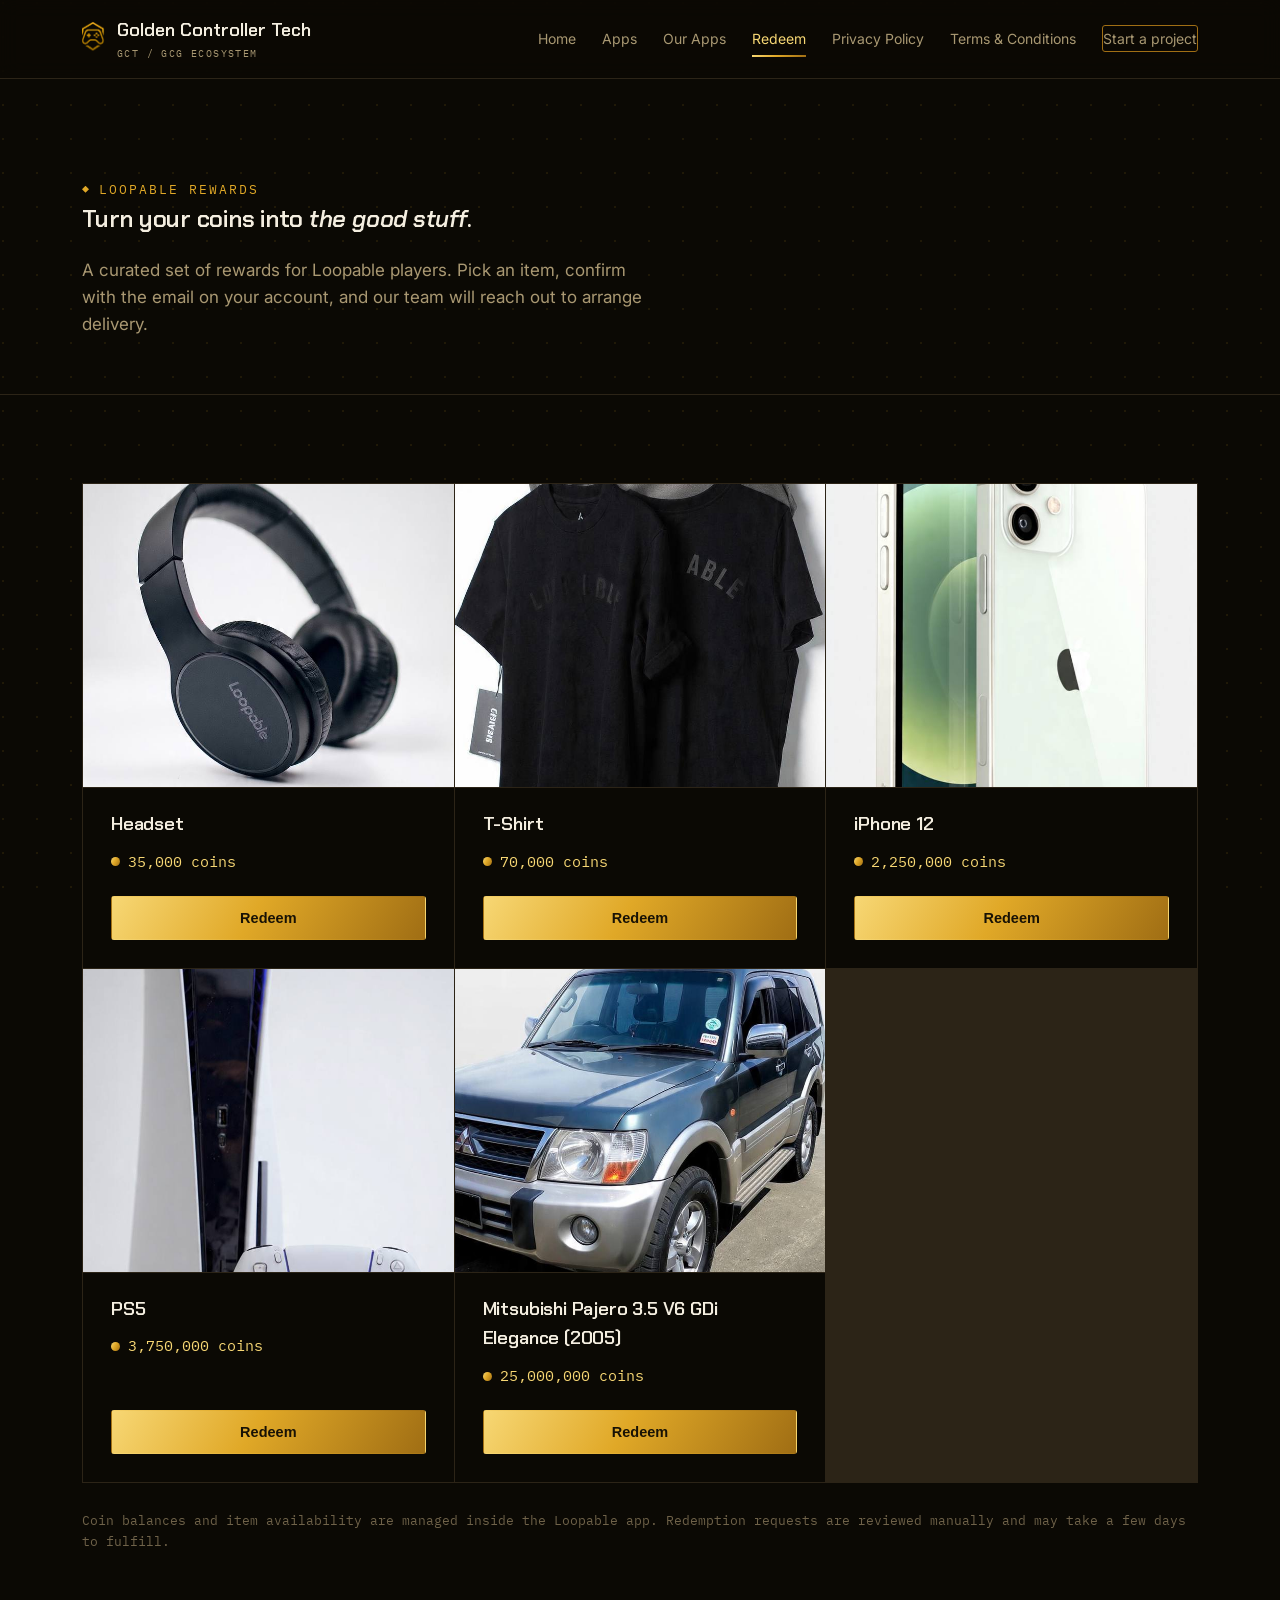
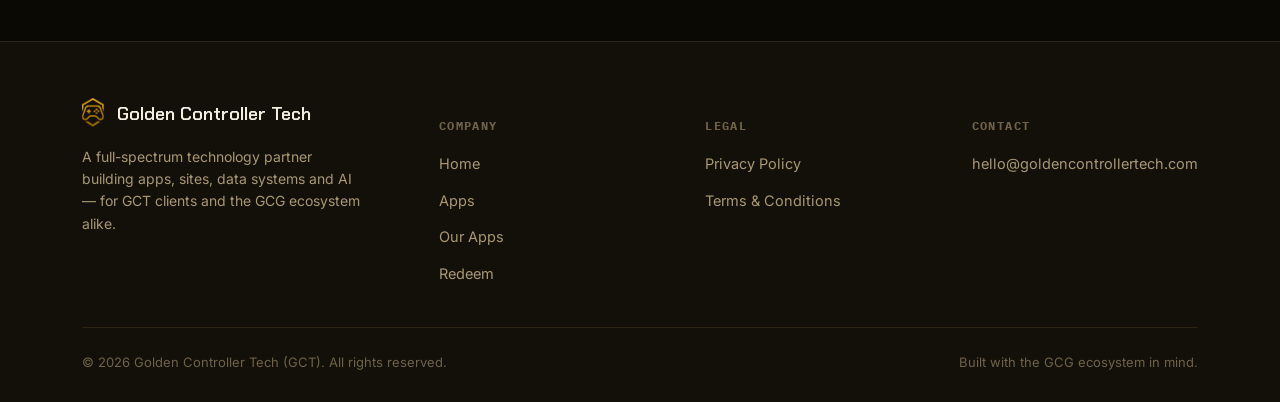
<file: redeem.html>
<!DOCTYPE html>
<html lang="en">
<head>
<meta charset="UTF-8">
<meta name="viewport" content="width=device-width, initial-scale=1.0">
<title>Redeem — Loopable Rewards | Golden Controller Tech</title>
<meta name="description" content="Redeem your Loopable coins for real rewards — headsets, apparel, tech, and more.">
<link rel="icon" href="assets/mark.png">
<link rel="preconnect" href="https://fonts.googleapis.com">
<link href="https://fonts.googleapis.com/css2?family=Chakra+Petch:wght@500;600;700&family=Inter:wght@400;500;600;700&family=IBM+Plex+Mono:wght@400;500&display=swap" rel="stylesheet">
<link rel="stylesheet" href="style.css">
</head>
<body>

<header class="site-header">
  <nav class="nav">
    <a href="index.html" class="brand">
      <img src="assets/mark.png" alt="GCT mark">
      <span>Golden Controller Tech<span class="brand-sub">GCT / GCG ECOSYSTEM</span></span>
    </a>
    <button class="nav-toggle" aria-label="Toggle menu" aria-expanded="false">☰</button>
    <ul class="nav-links">
      <li><a href="index.html">Home</a></li>
      <li><a href="apps.html">Apps</a></li>
      <li><a href="our-apps.html">Our Apps</a></li>
      <li><a href="redeem.html" class="active">Redeem</a></li>
      <li><a href="privacy.html">Privacy Policy</a></li>
      <li><a href="terms.html">Terms &amp; Conditions</a></li>
      <li><a href="index.html#contact" class="nav-cta">Start a project</a></li>
    </ul>
  </nav>
</header>

<main>

  <section class="hero" style="padding-bottom:56px;">
    <div class="container">
      <span class="eyebrow">Loopable Rewards</span>
      <h1 style="max-width:720px;">Turn your coins into <em>the good stuff</em>.</h1>
      <p style="color:var(--muted); font-size:17px; max-width:560px; margin-top:18px;">A curated set of rewards for Loopable players. Pick an item, confirm with the email on your account, and our team will reach out to arrange delivery.</p>
    </div>
  </section>

  <section class="section" id="store">
    <div class="container">

      <div class="store-grid reveal" id="redeem-store-grid">
        <!-- Rendered from redeem-data.js by redeem.js — edit redeem-data.js to change items, prices, or photos. -->
      </div>

      <p style="color:var(--muted-dim); font-size:13px; margin-top:28px; font-family:var(--font-mono);">Coin balances and item availability are managed inside the Loopable app. Redemption requests are reviewed manually and may take a few days to fulfill.</p>
    </div>
  </section>

</main>

<footer class="site-footer">
  <div class="container">
    <div class="footer-top">
      <div class="footer-brand">
        <a href="index.html" class="brand"><img src="assets/mark.png" alt="GCT mark"><span>Golden Controller Tech</span></a>
        <p>A full-spectrum technology partner building apps, sites, data systems and AI — for GCT clients and the GCG ecosystem alike.</p>
      </div>
      <div class="footer-col">
        <h5>Company</h5>
        <ul>
          <li><a href="index.html">Home</a></li>
          <li><a href="apps.html">Apps</a></li>
          <li><a href="our-apps.html">Our Apps</a></li>
          <li><a href="redeem.html">Redeem</a></li>
        </ul>
      </div>
      <div class="footer-col">
        <h5>Legal</h5>
        <ul>
          <li><a href="privacy.html">Privacy Policy</a></li>
          <li><a href="terms.html">Terms &amp; Conditions</a></li>
        </ul>
      </div>
      <div class="footer-col">
        <h5>Contact</h5>
        <ul>
          <li><a href="mailto:hello@goldencontrollertech.com">hello@goldencontrollertech.com</a></li>
        </ul>
      </div>
    </div>
    <div class="footer-bottom">
      <p>© 2026 Golden Controller Tech (GCT). All rights reserved.</p>
      <p>Built with the GCG ecosystem in mind.</p>
    </div>
  </div>
</footer>

<!-- Redeem confirmation modal -->
<div class="redeem-modal-overlay" id="redeemOverlay">
  <div class="redeem-modal" role="dialog" aria-modal="true" aria-labelledby="redeemModalTitle">
    <button class="redeem-modal-close" id="redeemClose" aria-label="Close">&times;</button>
    <span class="eyebrow">Confirm redemption</span>
    <h3 id="redeemModalTitle">Redeem <span id="redeemItemName"></span></h3>
    <p class="redeem-modal-cost">Cost: <strong id="redeemItemCost"></strong> coins</p>
    <form id="redeemForm">
      <label for="redeemEmail">Email on your Loopable account</label>
      <input type="email" id="redeemEmail" name="email" required placeholder="you@example.com">
      <input type="hidden" id="redeemItemField" name="item">
      <input type="hidden" id="redeemCostField" name="coins">
      <button type="submit" class="btn btn-primary" id="redeemSubmitBtn">Confirm redemption</button>
    </form>
    <p style="font-size:12.5px; color:var(--muted-dim); margin-top:12px;">This opens your email app with the request pre-filled — just hit send.</p>
    <p class="redeem-modal-note" id="redeemStatus"></p>
  </div>
</div>

<script src="script.js"></script>
<script src="redeem-data.js"></script>
<script src="redeem.js"></script>
</body>
</html>
</file>
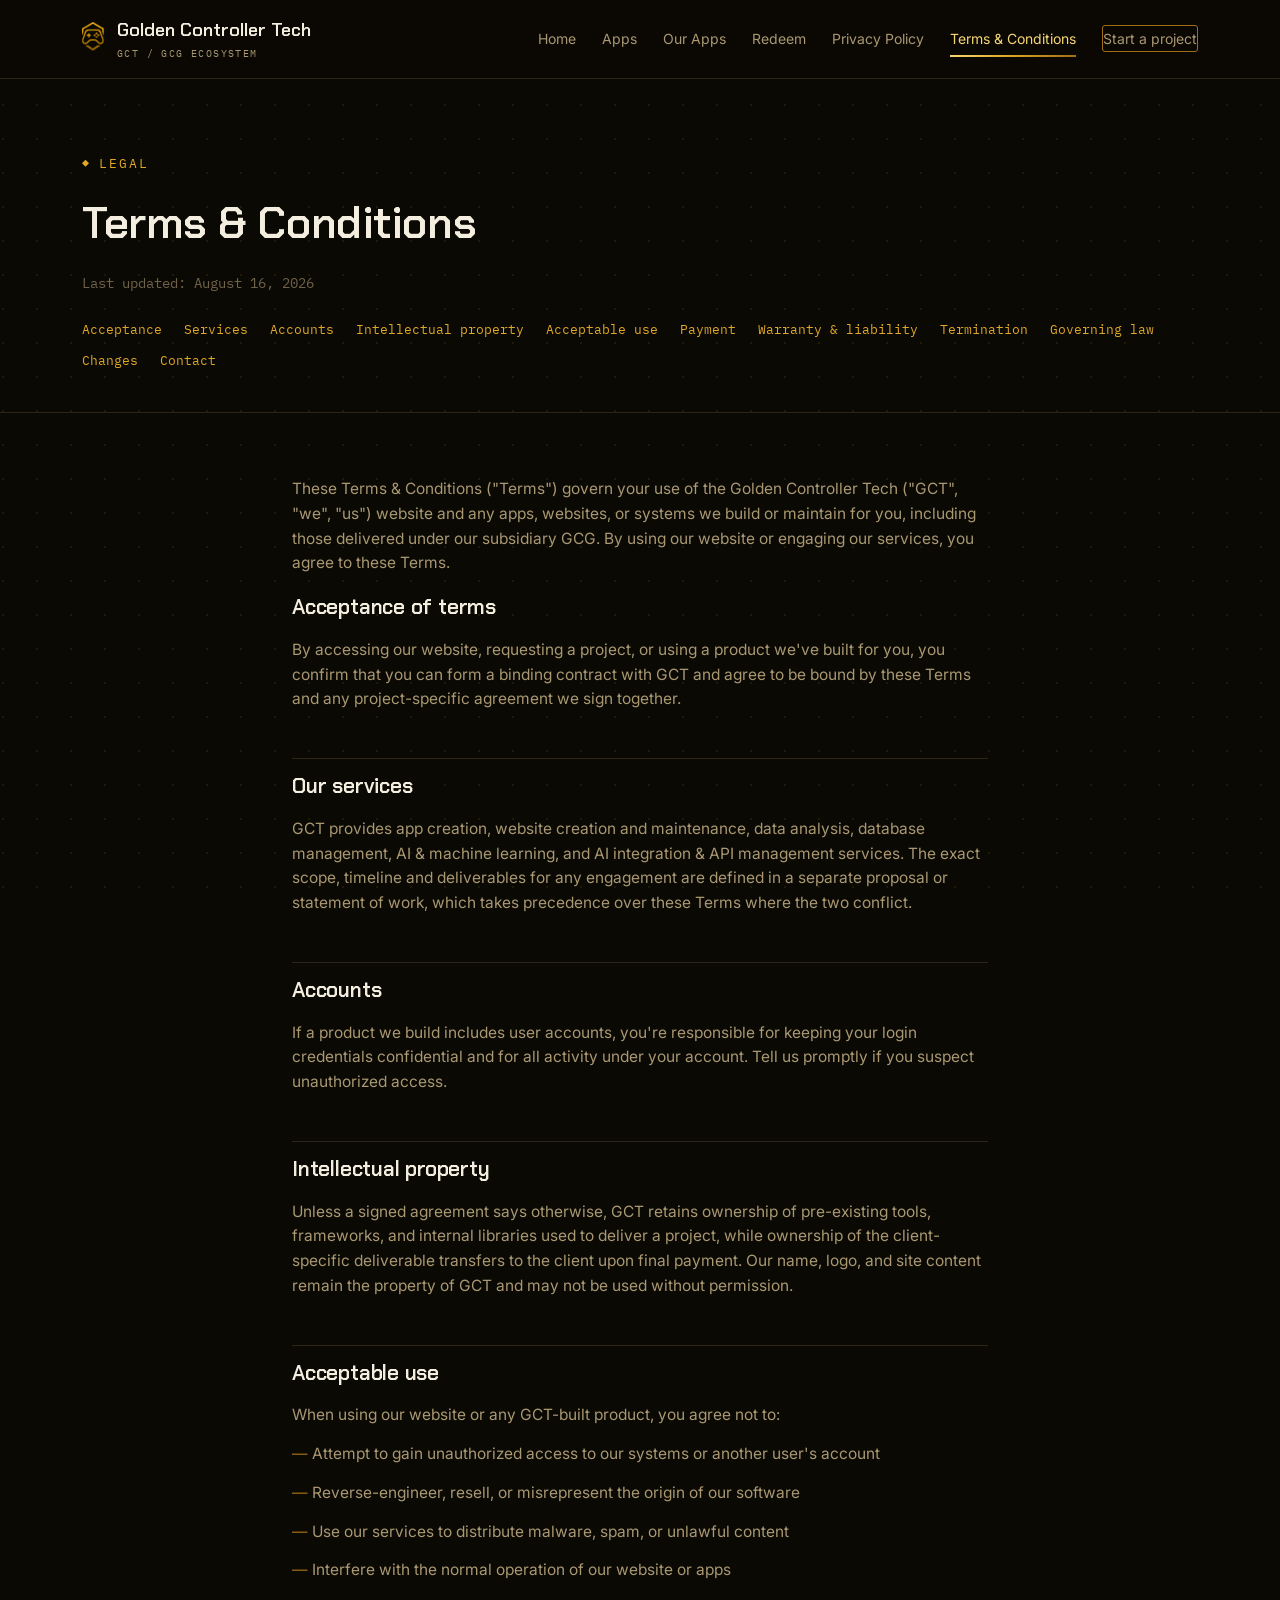
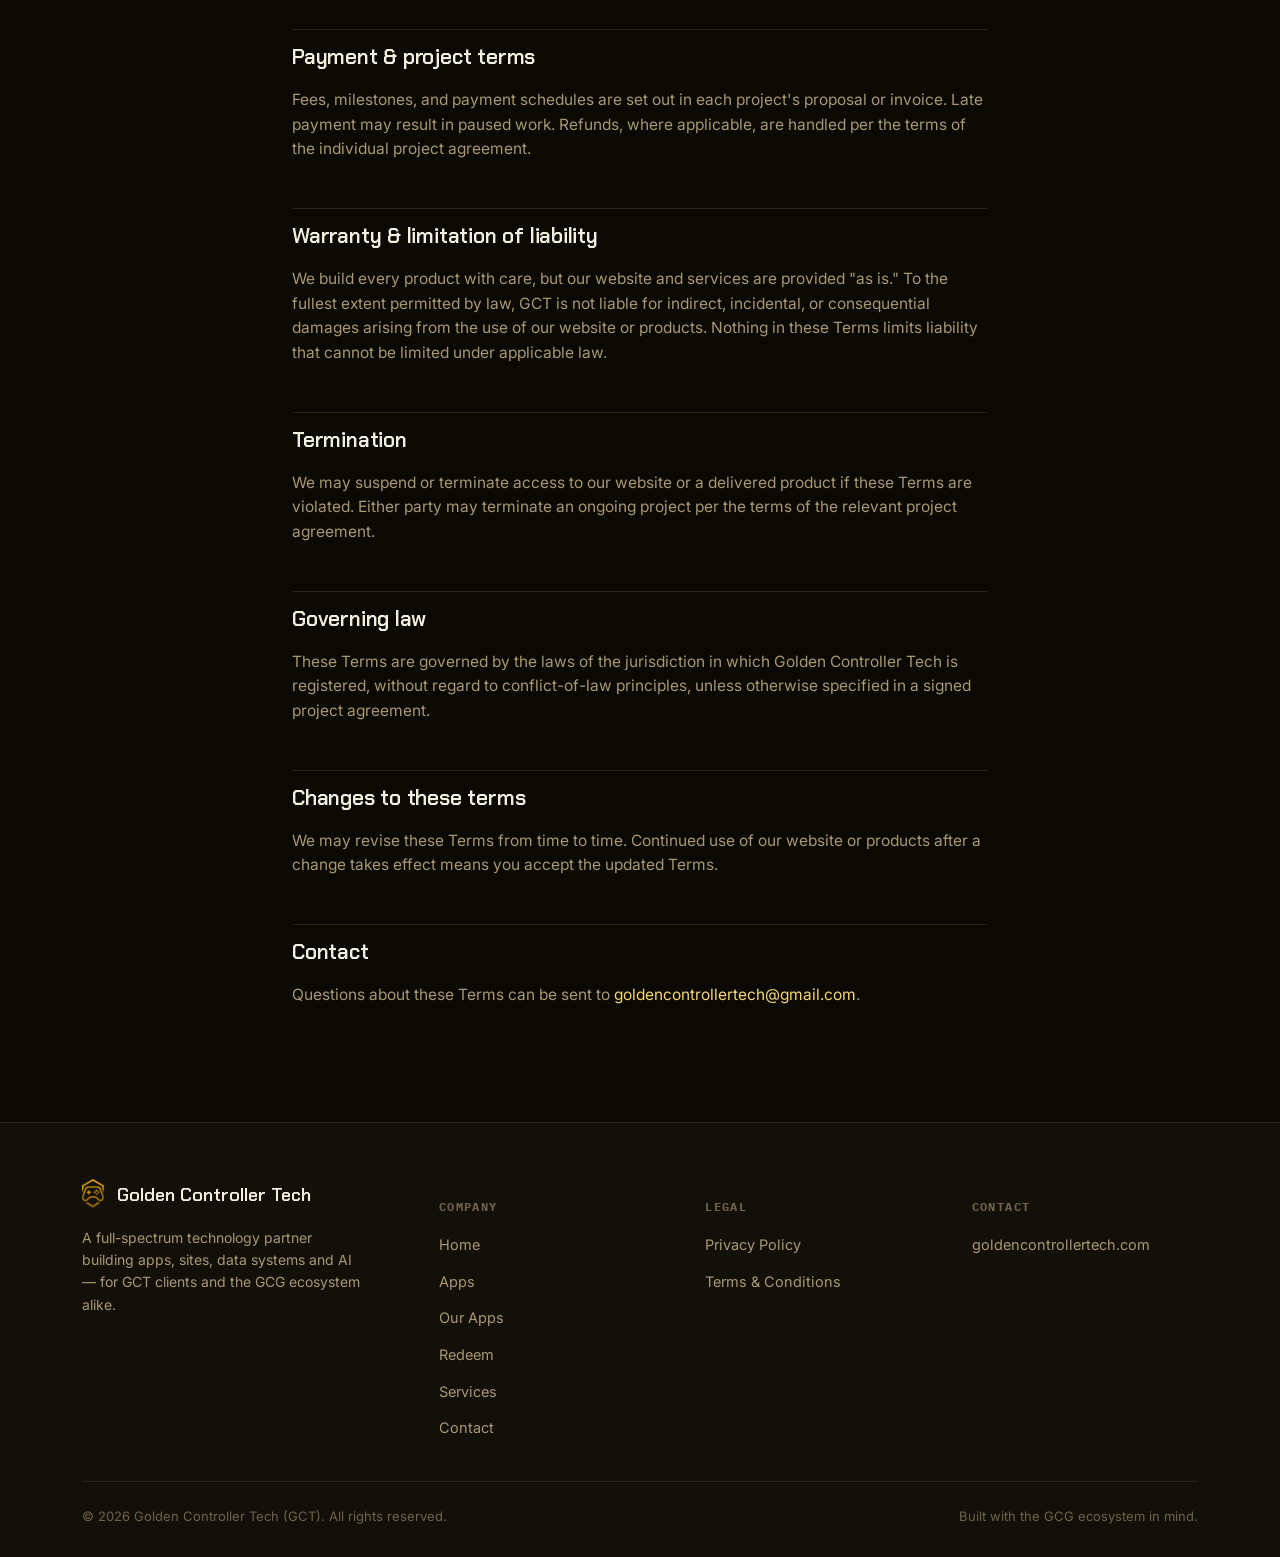
<file: terms.html>
<!DOCTYPE html>
<html lang="en">
<head>
<meta charset="UTF-8">
<meta name="viewport" content="width=device-width, initial-scale=1.0">
<title>Terms &amp; Conditions — Golden Controller Tech</title>
<link rel="icon" href="assets/mark.png">
<link rel="preconnect" href="https://fonts.googleapis.com">
<link href="https://fonts.googleapis.com/css2?family=Chakra+Petch:wght@500;600;700&family=Inter:wght@400;500;600;700&family=IBM+Plex+Mono:wght@400;500&display=swap" rel="stylesheet">
<link rel="stylesheet" href="style.css">
</head>
<body>

<header class="site-header">
  <nav class="nav">
    <a href="index.html" class="brand">
      <img src="assets/mark.png" alt="GCT mark">
      <span>Golden Controller Tech<span class="brand-sub">GCT / GCG ECOSYSTEM</span></span>
    </a>
    <button class="nav-toggle" aria-label="Toggle menu" aria-expanded="false">☰</button>
    <ul class="nav-links">
      <li><a href="index.html">Home</a></li>
      <li><a href="apps.html">Apps</a></li>
      <li><a href="our-apps.html">Our Apps</a></li>
          <li><a href="redeem.html">Redeem</a></li>
      <li><a href="privacy.html">Privacy Policy</a></li>
      <li><a href="terms.html" class="active">Terms &amp; Conditions</a></li>
      <li><a href="index.html#contact" class="nav-cta">Start a project</a></li>
    </ul>
  </nav>
</header>

<main>
  <section class="legal-hero">
    <div class="container">
      <span class="eyebrow">Legal</span>
      <h1>Terms &amp; Conditions</h1>
      <p class="updated">Last updated: August 16, 2026</p>
      <nav class="legal-toc" aria-label="Sections">
        <a href="#acceptance">Acceptance</a>
        <a href="#services">Services</a>
        <a href="#accounts">Accounts</a>
        <a href="#ip">Intellectual property</a>
        <a href="#acceptable-use">Acceptable use</a>
        <a href="#payment">Payment</a>
        <a href="#warranty">Warranty &amp; liability</a>
        <a href="#termination">Termination</a>
        <a href="#law">Governing law</a>
        <a href="#changes-terms">Changes</a>
        <a href="#contact-terms">Contact</a>
      </nav>
    </div>
  </section>

  <div class="legal-body">
    <p>These Terms &amp; Conditions ("Terms") govern your use of the Golden Controller Tech ("GCT", "we", "us") website and any apps, websites, or systems we build or maintain for you, including those delivered under our subsidiary GCG. By using our website or engaging our services, you agree to these Terms.</p>

    <h2 id="acceptance">Acceptance of terms</h2>
    <p>By accessing our website, requesting a project, or using a product we've built for you, you confirm that you can form a binding contract with GCT and agree to be bound by these Terms and any project-specific agreement we sign together.</p>

    <h2 id="services">Our services</h2>
    <p>GCT provides app creation, website creation and maintenance, data analysis, database management, AI &amp; machine learning, and AI integration &amp; API management services. The exact scope, timeline and deliverables for any engagement are defined in a separate proposal or statement of work, which takes precedence over these Terms where the two conflict.</p>

    <h2 id="accounts">Accounts</h2>
    <p>If a product we build includes user accounts, you're responsible for keeping your login credentials confidential and for all activity under your account. Tell us promptly if you suspect unauthorized access.</p>

    <h2 id="ip">Intellectual property</h2>
    <p>Unless a signed agreement says otherwise, GCT retains ownership of pre-existing tools, frameworks, and internal libraries used to deliver a project, while ownership of the client-specific deliverable transfers to the client upon final payment. Our name, logo, and site content remain the property of GCT and may not be used without permission.</p>

    <h2 id="acceptable-use">Acceptable use</h2>
    <p>When using our website or any GCT-built product, you agree not to:</p>
    <ul>
      <li>Attempt to gain unauthorized access to our systems or another user's account</li>
      <li>Reverse-engineer, resell, or misrepresent the origin of our software</li>
      <li>Use our services to distribute malware, spam, or unlawful content</li>
      <li>Interfere with the normal operation of our website or apps</li>
    </ul>

    <h2 id="payment">Payment &amp; project terms</h2>
    <p>Fees, milestones, and payment schedules are set out in each project's proposal or invoice. Late payment may result in paused work. Refunds, where applicable, are handled per the terms of the individual project agreement.</p>

    <h2 id="warranty">Warranty &amp; limitation of liability</h2>
    <p>We build every product with care, but our website and services are provided "as is." To the fullest extent permitted by law, GCT is not liable for indirect, incidental, or consequential damages arising from the use of our website or products. Nothing in these Terms limits liability that cannot be limited under applicable law.</p>

    <h2 id="termination">Termination</h2>
    <p>We may suspend or terminate access to our website or a delivered product if these Terms are violated. Either party may terminate an ongoing project per the terms of the relevant project agreement.</p>

    <h2 id="law">Governing law</h2>
    <p>These Terms are governed by the laws of the jurisdiction in which Golden Controller Tech is registered, without regard to conflict-of-law principles, unless otherwise specified in a signed project agreement.</p>

    <h2 id="changes-terms">Changes to these terms</h2>
    <p>We may revise these Terms from time to time. Continued use of our website or products after a change takes effect means you accept the updated Terms.</p>

    <h2 id="contact-terms">Contact</h2>
    <p>Questions about these Terms can be sent to <a href="mailto:goldencontrollertech@gmail.com" style="color:var(--gold-1)">goldencontrollertech@gmail.com</a>.</p>
  </div>
</main>

<footer class="site-footer">
  <div class="container">
    <div class="footer-top">
      <div class="footer-brand">
        <a href="index.html" class="brand"><img src="assets/mark.png" alt="GCT mark"><span>Golden Controller Tech</span></a>
        <p>A full-spectrum technology partner building apps, sites, data systems and AI — for GCT clients and the GCG ecosystem alike.</p>
      </div>
      <div class="footer-col">
        <h5>Company</h5>
        <ul>
          <li><a href="index.html">Home</a></li>
          <li><a href="apps.html">Apps</a></li>
      <li><a href="our-apps.html">Our Apps</a></li>
          <li><a href="redeem.html">Redeem</a></li>
          <li><a href="index.html#services">Services</a></li>
          <li><a href="index.html#contact">Contact</a></li>
        </ul>
      </div>
      <div class="footer-col">
        <h5>Legal</h5>
        <ul>
          <li><a href="privacy.html">Privacy Policy</a></li>
          <li><a href="terms.html">Terms &amp; Conditions</a></li>
        </ul>
      </div>
      <div class="footer-col">
        <h5>Contact</h5>
        <ul>
          <li><a href="mailto:goldencontrollertech@gmail.com">goldencontrollertech.com</a></li>
        </ul>
      </div>
    </div>
    <div class="footer-bottom">
      <p>© 2026 Golden Controller Tech (GCT). All rights reserved.</p>
      <p>Built with the GCG ecosystem in mind.</p>
    </div>
  </div>
</footer>

<script src="script.js"></script>
</body>
</html>
</file>
<file: style.css>
/* ==========================================================================
   Golden Controller Tech — design tokens
   ========================================================================== */
:root{
  --bg:            #0b0904;
  --bg-alt:        #131009;
  --bg-raise:      #1b1610;
  --line:          #2c2417;
  --gold-1:        #f7d774;
  --gold-2:        #e0a827;
  --gold-3:        #a06e14;
  --gold-deep:     #6b4a10;
  --cream:         #f4eee0;
  --muted:         #a99872;
  --muted-dim:     #6f6249;
  --ok:            #d7b45a;

  --font-display:  'Chakra Petch', 'Space Grotesk', sans-serif;
  --font-body:     'Inter', -apple-system, BlinkMacSystemFont, sans-serif;
  --font-mono:     'IBM Plex Mono', monospace;

  --gold-gradient: linear-gradient(120deg, var(--gold-1) 0%, var(--gold-2) 45%, var(--gold-3) 100%);
  --container: 1180px;
}

*,*::before,*::after{ box-sizing:border-box; }
html{ scroll-behavior:smooth; }
body{
  margin:0;
  background:var(--bg);
  color:var(--cream);
  font-family:var(--font-body);
  font-size:16px;
  line-height:1.6;
  -webkit-font-smoothing:antialiased;
  overflow-x:hidden;
}
body::before{
  content:"";
  position:fixed; inset:0;
  background-image:
    radial-gradient(circle at 3px 3px, rgba(224,168,39,0.10) 1.2px, transparent 1.2px);
  background-size:34px 34px;
  pointer-events:none;
  z-index:0;
}
img{ max-width:100%; display:block; }
a{ color:inherit; text-decoration:none; }
h1,h2,h3,h4{
  font-family:var(--font-display);
  font-weight:600;
  letter-spacing:-0.01em;
  margin:0;
  color:var(--cream);
}
p{ margin:0; }
ul{ margin:0; padding:0; }
.container{
  max-width:var(--container);
  margin:0 auto;
  padding:0 32px;
  position:relative;
  z-index:1;
}
::selection{ background:var(--gold-2); color:#1a1305; }
:focus-visible{
  outline:2px solid var(--gold-1);
  outline-offset:3px;
  border-radius:2px;
}

/* Reduced motion */
@media (prefers-reduced-motion: reduce){
  *{ animation-duration:0.01ms !important; animation-iteration-count:1 !important; transition-duration:0.01ms !important; scroll-behavior:auto !important; }
}

/* ---------- eyebrow / labels ---------- */
.eyebrow{
  font-family:var(--font-mono);
  font-size:12.5px;
  letter-spacing:0.16em;
  text-transform:uppercase;
  color:var(--gold-2);
  display:inline-flex;
  align-items:center;
  gap:10px;
}
.eyebrow::before{
  content:"";
  width:7px; height:7px;
  background:var(--gold-2);
  clip-path:polygon(50% 0,100% 50%,50% 100%,0 50%);
  display:inline-block;
}

/* ---------- header ---------- */
.site-header{
  position:sticky; top:0; z-index:50;
  background:rgba(11,9,4,0.82);
  backdrop-filter:blur(10px);
  border-bottom:1px solid var(--line);
}
.nav{
  display:flex;
  align-items:center;
  justify-content:space-between;
  padding:16px 32px;
  max-width:var(--container);
  margin:0 auto;
}
.brand{
  display:flex; align-items:center; gap:12px;
  font-family:var(--font-display);
  font-size:18px;
  font-weight:600;
  color:var(--cream);
}
.brand img{ height:34px; width:auto; }
.brand .brand-sub{
  display:block;
  font-family:var(--font-mono);
  font-size:10px;
  letter-spacing:0.14em;
  color:var(--muted);
  font-weight:400;
  margin-top:1px;
}
.nav-links{
  display:flex;
  gap:26px;
  list-style:none;
  align-items:center;
}
.nav-links a{
  font-size:14px;
  color:var(--muted);
  position:relative;
  padding:4px 0;
  transition:color .2s ease;
  white-space:nowrap;
}
.nav-links a:hover{ color:var(--cream); }
.nav-links a.active{ color:var(--gold-1); }
.nav-links a.active::after{
  content:"";
  position:absolute; left:0; right:0; bottom:-6px;
  height:2px; background:var(--gold-gradient);
}
.nav-cta{
  border:1px solid var(--gold-3);
  padding:9px 18px;
  border-radius:3px;
  font-size:13.5px;
  color:var(--gold-1);
  transition:all .2s ease;
  white-space:nowrap;
}
.nav-cta:hover{ background:var(--gold-2); color:#171205; border-color:var(--gold-2); }
.nav-toggle{
  display:none;
  background:none; border:1px solid var(--line); border-radius:3px;
  width:40px; height:40px;
  color:var(--cream);
  cursor:pointer;
  align-items:center; justify-content:center;
}

@media (max-width:1100px){
  .nav-links{ gap:18px; }
  .brand .brand-sub{ display:none; }
}

@media (max-width:860px){
  .nav-toggle{ display:flex; }
  .nav-links{
    position:fixed; top:67px; left:0; right:0;
    background:var(--bg-alt);
    border-bottom:1px solid var(--line);
    flex-direction:column;
    align-items:flex-start;
    gap:0;
    padding:8px 32px 20px;
    transform:translateY(-8px);
    opacity:0;
    pointer-events:none;
    transition:all .22s ease;
  }
  .nav-links.open{ transform:translateY(0); opacity:1; pointer-events:auto; }
  .nav-links li{ width:100%; }
  .nav-links a{ display:block; padding:12px 0; border-bottom:1px solid var(--line); width:100%; }
  .nav-links .nav-cta{ margin-top:14px; display:inline-block; }
}

/* ---------- buttons ---------- */
.btn{
  display:inline-flex;
  align-items:center;
  gap:9px;
  padding:13px 26px;
  border-radius:3px;
  font-size:14.5px;
  font-weight:600;
  cursor:pointer;
  border:1px solid transparent;
  transition:transform .18s ease, box-shadow .18s ease, background .18s ease, color .18s ease;
}
.btn-primary{
  background:var(--gold-gradient);
  color:#181205;
}
.btn-primary:hover{ transform:translateY(-2px); box-shadow:0 10px 30px -8px rgba(224,168,39,0.55); }
.btn-ghost{
  border-color:var(--line);
  color:var(--cream);
}
.btn-ghost:hover{ border-color:var(--gold-3); color:var(--gold-1); }

/* ---------- hero node lattice (signature element) ---------- */
.hero{
  position:relative;
  padding:96px 0 88px;
  overflow:hidden;
  border-bottom:1px solid var(--line);
}
.hero-grid{
  display:grid;
  grid-template-columns:1.05fr 0.95fr;
  gap:48px;
  align-items:center;
}
.hero-copy h1{
  font-size:clamp(38px,5vw,64px);
  line-height:1.04;
  margin:18px 0 22px;
}
.hero-copy h1 em{
  font-style:normal;
  background:var(--gold-gradient);
  -webkit-background-clip:text;
  background-clip:text;
  color:transparent;
}
.hero-copy p{
  color:var(--muted);
  font-size:17px;
  max-width:480px;
  margin-bottom:34px;
}
.hero-actions{ display:flex; gap:16px; flex-wrap:wrap; }
.hero-stage{
  position:relative;
  aspect-ratio:1/1;
  max-width:460px;
  margin:0 auto;
}
.hero-stage canvas{ width:100%; height:100%; display:block; }
.hero-stage .stage-mark{
  position:absolute; top:50%; left:50%;
  transform:translate(-50%,-50%);
  width:26%;
  filter:drop-shadow(0 0 30px rgba(224,168,39,0.35));
}

@media (max-width:900px){
  .hero-grid{ grid-template-columns:1fr; }
  .hero-stage{ order:-1; max-width:300px; }
}

/* ---------- section scaffolding ---------- */
.section{ padding:88px 0; }
.section-alt{ background:var(--bg-alt); border-top:1px solid var(--line); border-bottom:1px solid var(--line); }
.section-head{
  max-width:640px;
  margin-bottom:52px;
}
.section-head h2{
  font-size:clamp(28px,3.4vw,40px);
  margin-top:14px;
  line-height:1.12;
}
.section-head p{
  color:var(--muted);
  margin-top:16px;
  font-size:16px;
}

/* ---------- service / app cards ---------- */
.card-grid{
  display:grid;
  grid-template-columns:repeat(3,1fr);
  gap:1px;
  background:var(--line);
  border:1px solid var(--line);
}
.card{
  background:var(--bg);
  padding:34px 30px;
  transition:background .2s ease;
  position:relative;
}
.card:hover{ background:var(--bg-raise); }
.card .card-index{
  font-family:var(--font-mono);
  font-size:12px;
  color:var(--gold-3);
  letter-spacing:0.1em;
}
.card .card-icon{
  width:44px; height:44px;
  margin:18px 0 20px;
  border:1px solid var(--gold-deep);
  border-radius:3px;
  display:flex; align-items:center; justify-content:center;
  color:var(--gold-1);
}
.card h3{ font-size:18.5px; margin-bottom:10px; }
.card p{ color:var(--muted); font-size:14.5px; }

@media (max-width:860px){ .card-grid{ grid-template-columns:1fr 1fr; } }
@media (max-width:560px){ .card-grid{ grid-template-columns:1fr; } }

/* ---------- ecosystem / split panel ---------- */
.split{
  display:grid;
  grid-template-columns:1fr 1fr;
  gap:1px;
  background:var(--line);
  border:1px solid var(--line);
}
.split-panel{
  background:var(--bg);
  padding:44px 40px;
}
.split-panel h3{ font-size:22px; margin:14px 0 16px; }
.split-panel p{ color:var(--muted); font-size:15.5px; }
.split-panel .tag{
  display:inline-block;
  font-family:var(--font-mono);
  font-size:11px;
  letter-spacing:0.1em;
  color:var(--gold-1);
  border:1px solid var(--gold-deep);
  padding:4px 10px;
  border-radius:2px;
  margin-bottom:6px;
}
@media (max-width:760px){ .split{ grid-template-columns:1fr; } }

/* ---------- process steps ---------- */
.steps{
  display:grid;
  grid-template-columns:repeat(4,1fr);
  gap:28px;
}
.step{ border-top:2px solid var(--gold-deep); padding-top:18px; }
.step .step-num{ font-family:var(--font-mono); color:var(--gold-2); font-size:13px; }
.step h4{ font-size:16.5px; margin:10px 0 8px; }
.step p{ color:var(--muted); font-size:14px; }
@media (max-width:860px){ .steps{ grid-template-columns:1fr 1fr; } }
@media (max-width:520px){ .steps{ grid-template-columns:1fr; } }

/* ---------- CTA banner ---------- */
.cta-banner{
  border:1px solid var(--gold-deep);
  background:linear-gradient(135deg, rgba(224,168,39,0.10), rgba(11,9,4,0));
  padding:56px 48px;
  display:flex;
  align-items:center;
  justify-content:space-between;
  gap:24px;
  flex-wrap:wrap;
}
.cta-banner h3{ font-size:26px; max-width:480px; }
.cta-banner p{ color:var(--muted); margin-top:10px; }

/* ---------- footer ---------- */
.site-footer{
  border-top:1px solid var(--line);
  padding:56px 0 30px;
  background:var(--bg-alt);
}
.footer-top{
  display:grid;
  grid-template-columns:1.4fr 1fr 1fr 1fr;
  gap:40px;
  padding-bottom:40px;
  border-bottom:1px solid var(--line);
}
.footer-brand .brand{ margin-bottom:14px; }
.footer-brand p{ color:var(--muted); font-size:14px; max-width:280px; }
.footer-col h5{
  font-family:var(--font-mono);
  font-size:11.5px;
  letter-spacing:0.12em;
  text-transform:uppercase;
  color:var(--muted-dim);
  margin-bottom:16px;
}
.footer-col ul{ list-style:none; display:flex; flex-direction:column; gap:11px; }
.footer-col a{ font-size:14.5px; color:var(--muted); transition:color .2s ease; }
.footer-col a:hover{ color:var(--gold-1); }
.footer-bottom{
  display:flex; justify-content:space-between; align-items:center;
  padding-top:24px; flex-wrap:wrap; gap:12px;
}
.footer-bottom p{ font-size:13px; color:var(--muted-dim); }
@media (max-width:800px){ .footer-top{ grid-template-columns:1fr 1fr; } }
@media (max-width:520px){ .footer-top{ grid-template-columns:1fr; } }

/* ---------- legal pages ---------- */
.legal-hero{
  padding:70px 0 40px;
  border-bottom:1px solid var(--line);
}
.legal-hero h1{ font-size:clamp(30px,4vw,44px); margin-top:14px; }
.legal-hero .updated{ color:var(--muted-dim); font-size:13.5px; margin-top:14px; font-family:var(--font-mono); }
.legal-body{
  max-width:760px;
  margin:0 auto;
  padding:64px 32px 100px;
}
.legal-body h2{
  font-size:21px;
  margin-top:46px;
  margin-bottom:14px;
  padding-top:10px;
  border-top:1px solid var(--line);
}
.legal-body h2:first-of-type{ border-top:none; padding-top:0; margin-top:0; }
.legal-body p, .legal-body li{ color:var(--muted); font-size:15.5px; margin-bottom:14px; }
.legal-body ul{ list-style:none; padding-left:0; margin-bottom:18px; }
.legal-body li{ padding-left:20px; position:relative; }
.legal-body li::before{
  content:"—";
  position:absolute; left:0; color:var(--gold-3);
}
.legal-toc{
  display:flex; flex-wrap:wrap; gap:10px 22px;
  margin-top:26px;
}
.legal-toc a{
  font-size:13px; color:var(--gold-2); font-family:var(--font-mono);
}
.legal-toc a:hover{ color:var(--gold-1); }

/* ---------- our apps portfolio ---------- */
.apps-portfolio-grid{
  display:grid;
  grid-template-columns:repeat(3,1fr);
  gap:1px;
  background:var(--line);
  border:1px solid var(--line);
}
.app-card{
  background:var(--bg);
  padding:30px;
  display:flex;
  flex-direction:column;
  transition:background .2s ease;
}
.app-card:hover{ background:var(--bg-raise); }
.app-card-top{
  display:flex;
  align-items:center;
  gap:14px;
  margin-bottom:18px;
}
.app-card-icon{
  width:56px; height:56px;
  border:1px solid var(--gold-deep);
  border-radius:12px;
  overflow:hidden;
  background:var(--bg-raise);
  flex:none;
  display:flex; align-items:center; justify-content:center;
}
.app-card-icon img{ width:100%; height:100%; object-fit:cover; }
.app-card-title h3{ font-size:17px; margin-bottom:5px; }
.status-pill{
  display:inline-block;
  font-family:var(--font-mono);
  font-size:10.5px;
  letter-spacing:0.08em;
  text-transform:uppercase;
  color:var(--gold-1);
  border:1px solid var(--gold-deep);
  padding:2px 8px;
  border-radius:20px;
}
.app-card-tagline{
  font-size:14.5px;
  color:var(--cream);
  margin-bottom:8px;
  font-weight:500;
}
.app-card-desc{
  font-size:14px;
  color:var(--muted);
  margin-bottom:20px;
  flex:1;
}
.app-card-footer{
  display:flex;
  align-items:center;
  justify-content:space-between;
  gap:10px;
  padding-top:16px;
  border-top:1px solid var(--line);
}
.app-card-platform{
  font-family:var(--font-mono);
  font-size:11.5px;
  color:var(--muted-dim);
}
.app-card-link{
  font-size:13.5px;
  font-weight:600;
  color:var(--gold-1);
  display:inline-flex;
  align-items:center;
  gap:6px;
}
.app-card-link:hover{ color:var(--gold-2); }
.app-card-soon{
  font-family:var(--font-mono);
  font-size:11.5px;
  color:var(--muted-dim);
}
.apps-empty{
  border:1px dashed var(--line);
  padding:56px 32px;
  text-align:center;
  color:var(--muted);
}
.apps-empty p{ max-width:420px; margin:0 auto; }

@media (max-width:860px){ .apps-portfolio-grid{ grid-template-columns:1fr 1fr; } }
@media (max-width:560px){ .apps-portfolio-grid{ grid-template-columns:1fr; } }

/* ---------- redeem store ---------- */
.store-grid{
  display:grid;
  grid-template-columns:repeat(3,1fr);
  gap:1px;
  background:var(--line);
  border:1px solid var(--line);
}
.store-card{
  background:var(--bg);
  padding:0 0 28px;
  display:flex;
  flex-direction:column;
  transition:background .2s ease, transform .2s ease;
}
.store-card:hover{ background:var(--bg-raise); }
.store-card-plate{
  aspect-ratio:1/0.82;
  margin:0 0 22px;
  background:
    radial-gradient(circle at 50% 30%, rgba(224,168,39,0.16), transparent 65%),
    var(--bg-alt);
  border-bottom:1px solid var(--line);
  display:flex; align-items:center; justify-content:center;
  position:relative;
  overflow:hidden;
}
.store-card-plate::before{
  content:"";
  position:absolute; inset:0;
  background-image:linear-gradient(rgba(224,168,39,0.06) 1px, transparent 1px),
                    linear-gradient(90deg, rgba(224,168,39,0.06) 1px, transparent 1px);
  background-size:22px 22px;
  pointer-events:none;
}
.store-card-plate img{
  position:relative; z-index:1;
  width:100%; height:100%;
  object-fit:cover;
}
.store-card-plate svg{
  position:relative; z-index:1;
  width:34%; height:34%;
  color:var(--gold-1);
  filter:drop-shadow(0 6px 18px rgba(224,168,39,0.25));
}
.store-card-body{ padding:0 28px; display:flex; flex-direction:column; flex:1; }
.store-card h3{ font-size:18.5px; margin-bottom:10px; }
.store-card-price{
  display:inline-flex;
  align-items:center;
  gap:8px;
  font-family:var(--font-mono);
  font-size:15px;
  color:var(--gold-1);
  margin-bottom:22px;
}
.store-card-price .coin-dot{
  width:9px; height:9px;
  border-radius:50%;
  background:var(--gold-gradient);
  display:inline-block;
  flex:none;
}
.redeem-btn{
  margin-top:auto;
  width:100%;
  justify-content:center;
}

@media (max-width:860px){ .store-grid{ grid-template-columns:1fr 1fr; } }
@media (max-width:560px){ .store-grid{ grid-template-columns:1fr; } }

/* ---------- redeem modal ---------- */
.redeem-modal-overlay{
  position:fixed; inset:0;
  background:rgba(6,5,2,0.78);
  backdrop-filter:blur(4px);
  display:flex; align-items:center; justify-content:center;
  padding:20px;
  z-index:200;
  opacity:0; pointer-events:none;
  transition:opacity .2s ease;
}
.redeem-modal-overlay.open{ opacity:1; pointer-events:auto; }
.redeem-modal{
  background:var(--bg-alt);
  border:1px solid var(--gold-deep);
  max-width:420px;
  width:100%;
  padding:36px 32px 30px;
  position:relative;
  transform:translateY(10px);
  transition:transform .2s ease;
}
.redeem-modal-overlay.open .redeem-modal{ transform:translateY(0); }
.redeem-modal-close{
  position:absolute; top:14px; right:16px;
  background:none; border:none;
  color:var(--muted);
  font-size:22px;
  line-height:1;
  cursor:pointer;
}
.redeem-modal-close:hover{ color:var(--gold-1); }
.redeem-modal h3{ font-size:21px; margin:12px 0 6px; }
.redeem-modal-cost{ color:var(--muted); font-size:14.5px; margin-bottom:22px; }
.redeem-modal-cost strong{ color:var(--gold-1); }
.redeem-modal label{
  display:block;
  font-family:var(--font-mono);
  font-size:11.5px;
  letter-spacing:0.08em;
  text-transform:uppercase;
  color:var(--muted-dim);
  margin-bottom:8px;
}
.redeem-modal input[type="email"]{
  width:100%;
  background:var(--bg);
  border:1px solid var(--line);
  color:var(--cream);
  padding:12px 14px;
  font-family:var(--font-body);
  font-size:14.5px;
  border-radius:3px;
  margin-bottom:20px;
}
.redeem-modal input[type="email"]:focus{
  outline:none;
  border-color:var(--gold-3);
}
.redeem-modal .btn{ width:100%; justify-content:center; }
.redeem-modal-note{
  margin-top:14px;
  font-size:13.5px;
  min-height:18px;
}
.redeem-modal-note.success{ color:var(--gold-1); }
.redeem-modal-note.error{ color:#e88; }

/* ---------- reveal on scroll ---------- */
.reveal{ opacity:0; transform:translateY(16px); transition:opacity .6s ease, transform .6s ease; }
.reveal.in{ opacity:1; transform:none; }
</file>
